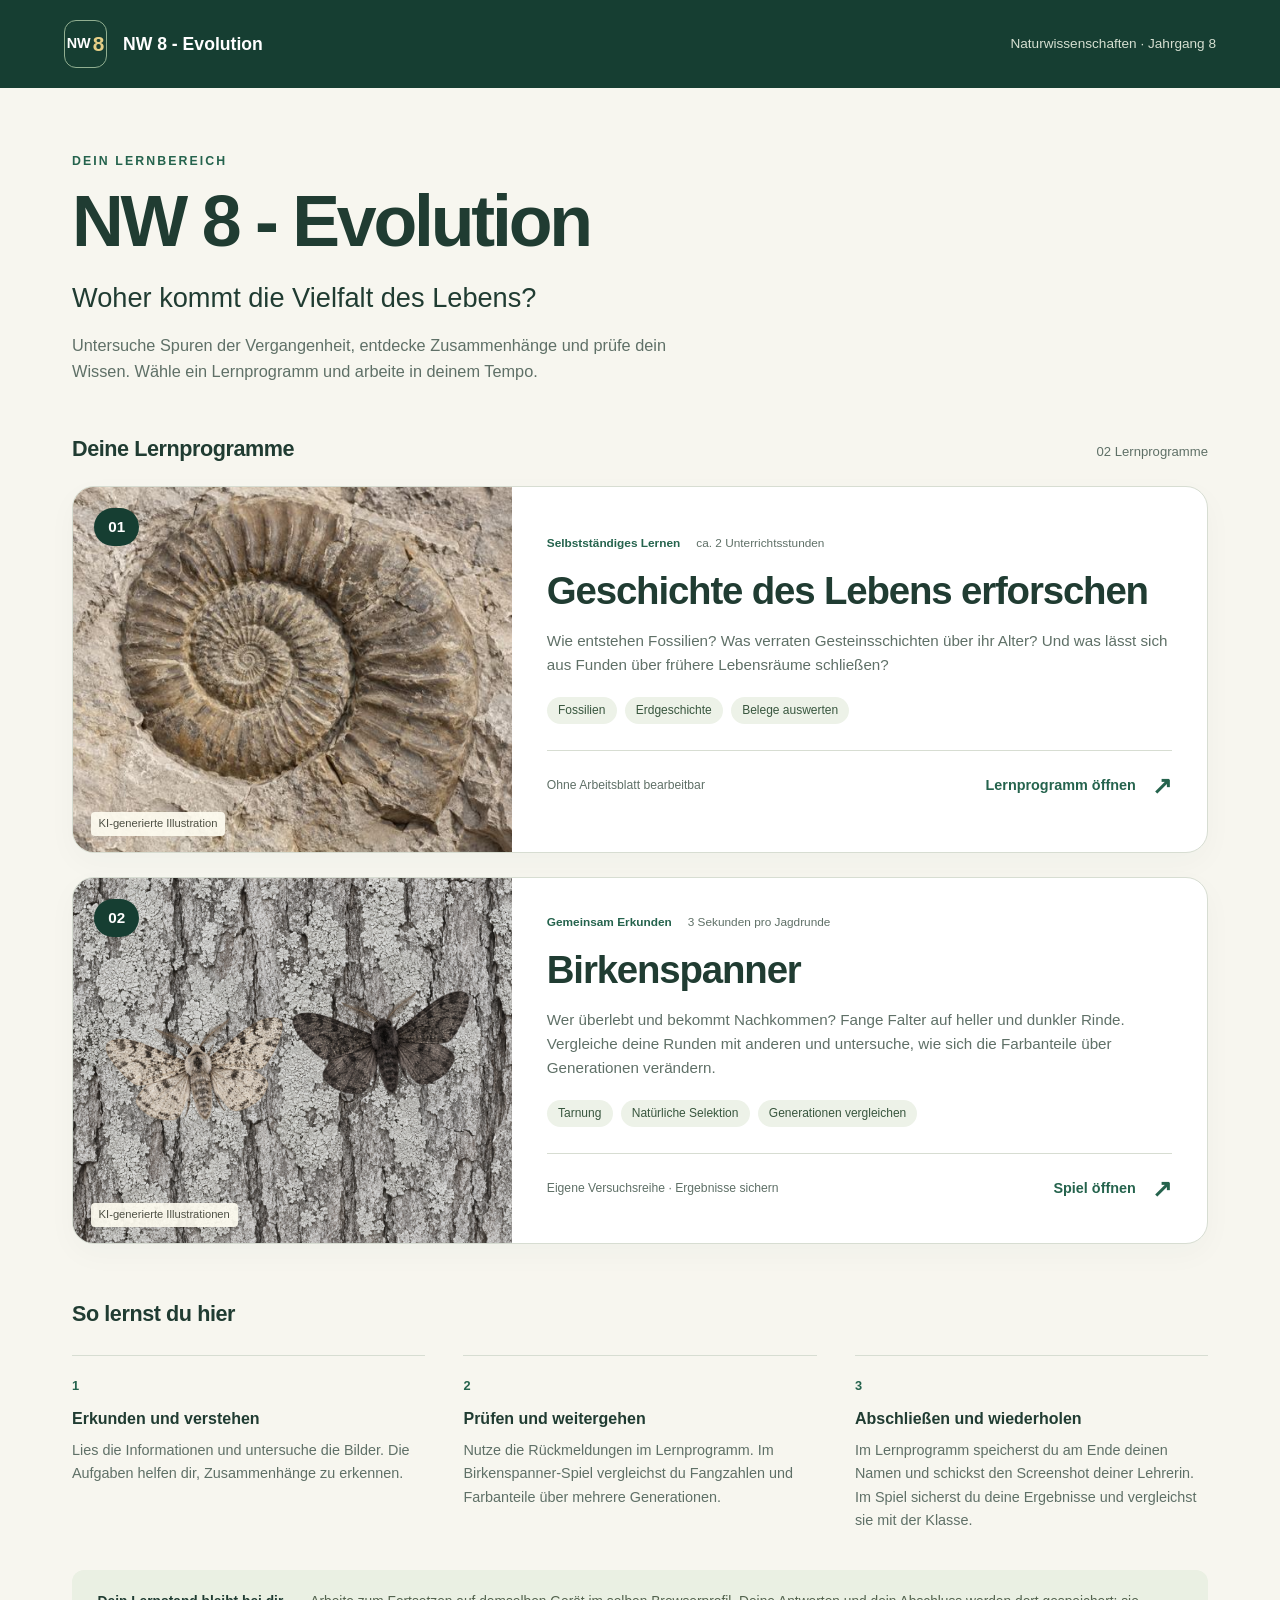
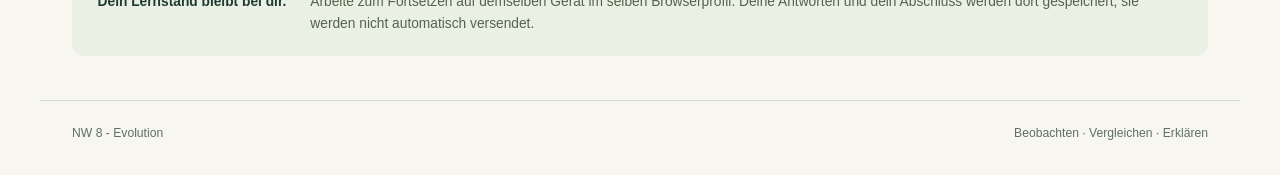
<file: index.html>
<!doctype html>
<html lang="de">
<head>
  <meta charset="utf-8">
  <meta name="viewport" content="width=device-width,initial-scale=1">
  <meta name="description" content="Selbstständig lernen in Naturwissenschaften 8: Fossilien untersuchen, die Geschichte des Lebens erforschen und natürliche Selektion im Birkenspanner-Spiel erkunden.">
  <meta name="theme-color" content="#163e32">
  <title>NW 8 - Evolution</title>
  <link rel="stylesheet" href="styles.css?v=birkenspanner-1">
  <script src="hub.js?v=regulaer-2" defer></script>
</head>
<body>
  <a class="skip" href="#main">Zum Inhalt</a>
  <header class="topbar"><a class="brand" href="./" aria-label="NW 8 - Evolution Startseite"><span class="brand-mark">NW<span>8</span></span><span>NW 8 - Evolution</span></a><span class="course-label">Naturwissenschaften · Jahrgang 8</span></header>
  <main id="main">
    <section class="intro" aria-labelledby="title"><p class="eyebrow">Dein Lernbereich</p><h1>NW 8 - Evolution</h1><p class="lead">Woher kommt die Vielfalt des Lebens?</p><p class="intro-text">Untersuche Spuren der Vergangenheit, entdecke Zusammenhänge und prüfe dein Wissen. Wähle ein Lernprogramm und arbeite in deinem Tempo.</p></section>
    <section class="programs" aria-labelledby="programs-title"><div class="section-heading"><h2 id="programs-title">Deine Lernprogramme</h2><span>02 Lernprogramme</span></div>
      <a class="program-card" href="lernprogramme/geschichte-des-lebens/index.html" aria-labelledby="chapter-title" aria-describedby="chapter-description">
        <div class="card-image"><img src="lernprogramme/geschichte-des-lebens/assets/ammonit.jpg" alt="Illustration eines Ammonitenfossils mit spiralförmiger Schale"><span class="chapter-number">01</span><span class="image-note">KI-generierte Illustration</span></div>
        <div class="card-content"><div class="card-meta"><span>Selbstständiges Lernen</span><span>ca. 2 Unterrichtsstunden</span></div><h3 id="chapter-title">Geschichte des Lebens erforschen</h3><p id="chapter-description">Wie entstehen Fossilien? Was verraten Gesteinsschichten über ihr Alter? Und was lässt sich aus Funden über frühere Lebensräume schließen?</p><ul class="topics" aria-label="Themen"><li>Fossilien</li><li>Erdgeschichte</li><li>Belege auswerten</li></ul><div class="card-bottom"><span id="chapter-state" class="chapter-state">Ohne Arbeitsblatt bearbeitbar</span><span class="open-label"><span id="open-text">Lernprogramm öffnen</span><span aria-hidden="true">↗</span></span></div></div>
      </a>
      <a class="program-card" href="lernprogramme/birkenspanner/index.html" aria-labelledby="birkenspanner-title" aria-describedby="birkenspanner-description">
        <div class="card-image moth-card-image"><img src="lernprogramme/birkenspanner/assets/rinde.png" alt="Helle Baumrinde mit Flechten als Hintergrund für das Suchspiel"><img class="moth-preview" src="lernprogramme/birkenspanner/assets/falter.png" alt="Ein heller und ein dunkler Birkenspanner"><span class="chapter-number">02</span><span class="image-note">KI-generierte Illustrationen</span></div>
        <div class="card-content"><div class="card-meta"><span>Gemeinsam Erkunden</span><span>3 Sekunden pro Jagdrunde</span></div><h3 id="birkenspanner-title">Birkenspanner</h3><p id="birkenspanner-description">Wer überlebt und bekommt Nachkommen? Fange Falter auf heller und dunkler Rinde. Vergleiche deine Runden mit anderen und untersuche, wie sich die Farbanteile über Generationen verändern.</p><ul class="topics" aria-label="Themen"><li>Tarnung</li><li>Natürliche Selektion</li><li>Generationen vergleichen</li></ul><div class="card-bottom"><span class="chapter-state">Eigene Versuchsreihe · Ergebnisse sichern</span><span class="open-label">Spiel öffnen <span aria-hidden="true">↗</span></span></div></div>
      </a>
    </section>
    <section class="howto" aria-labelledby="howto-title"><h2 id="howto-title">So lernst du hier</h2><div class="steps"><article><span class="step-number">1</span><h3>Erkunden und verstehen</h3><p>Lies die Informationen und untersuche die Bilder. Die Aufgaben helfen dir, Zusammenhänge zu erkennen.</p></article><article><span class="step-number">2</span><h3>Prüfen und weitergehen</h3><p>Nutze die Rückmeldungen im Lernprogramm. Im Birkenspanner-Spiel vergleichst du Fangzahlen und Farbanteile über mehrere Generationen.</p></article><article><span class="step-number">3</span><h3>Abschließen und wiederholen</h3><p>Im Lernprogramm speicherst du am Ende deinen Namen und schickst den Screenshot deiner Lehrerin. Im Spiel sicherst du deine Ergebnisse und vergleichst sie mit der Klasse.</p></article></div></section>
    <aside class="device-note"><strong>Dein Lernstand bleibt bei dir.</strong><p>Arbeite zum Fortsetzen auf demselben Gerät im selben Browserprofil. Deine Antworten und dein Abschluss werden dort gespeichert; sie werden nicht automatisch versendet.</p></aside>
  </main>
  <footer><span>NW 8 - Evolution</span><span>Beobachten · Vergleichen · Erklären</span></footer>
</body>
</html>
</file>
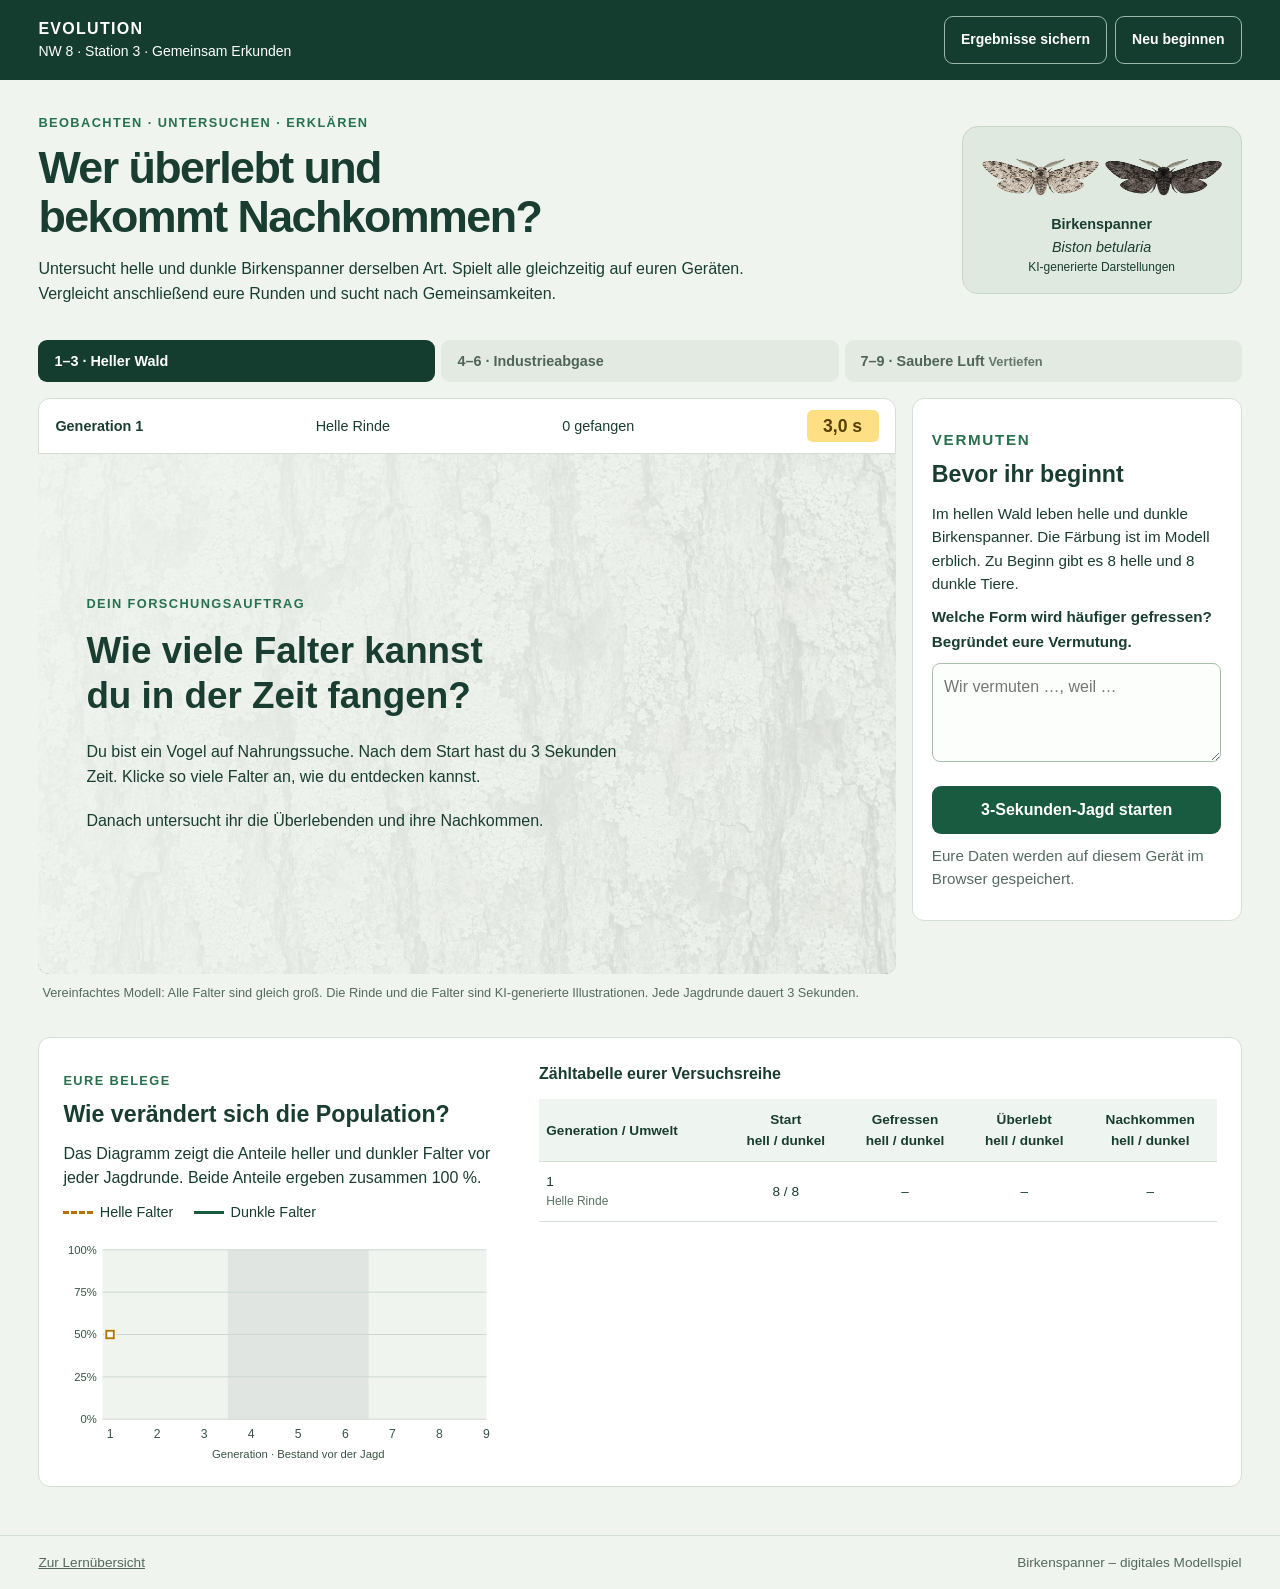
<file: lernprogramme/birkenspanner/index.html>
<!doctype html>
<html lang="de">
<head><meta charset="utf-8"><meta name="viewport" content="width=device-width,initial-scale=1"><title>Birkenspanner · Wer überlebt und bekommt Nachkommen?</title><link rel="stylesheet" href="styles.css?v=class-review-1"></head>
<body>
<a class="skip" href="#spiel">Zum Spiel</a>
<header><a class="brand" href="../../index.html" aria-label="Zur Lernübersicht NW 8 – Evolution">EVOLUTION <span>NW 8 · Station 3 · Gemeinsam Erkunden</span></a><div class="header-actions"><button id="export" class="outline">Ergebnisse sichern</button><button id="reset" class="outline">Neu beginnen</button></div></header>
<main>
<div class="heading"><div><p class="eyebrow">BEOBACHTEN · UNTERSUCHEN · ERKLÄREN</p><h1>Wer überlebt und<br>bekommt Nachkommen?</h1><p>Untersucht helle und dunkle Birkenspanner derselben Art. Spielt alle gleichzeitig auf euren Geräten. Vergleicht anschließend eure Runden und sucht nach Gemeinsamkeiten.</p></div><div class="species"><div class="sample pale"></div><div class="sample dark"></div><span>Birkenspanner <i>Biston betularia</i><small>KI-generierte Darstellungen</small></span></div></div>
<nav aria-label="Umweltphasen" class="phases"><button type="button" id="phase0" title="Neue Versuchsreihe auf heller Rinde starten">1–3 · Heller Wald</button><button type="button" id="phase1" title="Neue Versuchsreihe auf dunkler Rinde starten">4–6 · Industrieabgase</button><button type="button" id="phase2" title="Neue Versuchsreihe bei sauberer Luft starten">7–9 · Saubere Luft <small>Vertiefen</small></button></nav>
<section id="spiel" class="workspace" aria-label="Birkenspanner-Spiel">
<div class="field-column"><div class="field-header"><strong id="generation">Generation 1</strong><span id="environment">Helle Baumrinde</span><span id="hunt-count">0 gefangen</span><strong id="timer" class="timer" aria-label="Verbleibende Jagdzeit">3,0 s</strong></div>
<div id="board" class="board" aria-label="Baumrinde mit Birkenspannern"><div id="cover" class="cover"><p class="eyebrow">DEIN FORSCHUNGSAUFTRAG</p><h2>Wie viele Falter kannst du in der Zeit fangen?</h2><p>Du bist ein Vogel auf Nahrungssuche. Nach dem Start hast du 3 Sekunden Zeit. Klicke so viele Falter an, wie du entdecken kannst.</p><p>Danach untersucht ihr die Überlebenden und ihre Nachkommen.</p></div></div>
<p class="caption">Vereinfachtes Modell: Alle Falter sind gleich groß. Die Rinde und die Falter sind KI-generierte Illustrationen. Jede Jagdrunde dauert 3 Sekunden.</p></div>
<aside class="panel"><p id="step-label" class="eyebrow">VERMUTEN</p><h2 id="panel-title">Bevor ihr beginnt</h2><p id="context">Im hellen Wald leben helle und dunkle Birkenspanner. Die Färbung ist im Modell erblich. Zu Beginn gibt es 8 helle und 8 dunkle Tiere.</p><div id="prediction-area"><label id="prediction-label" for="prediction">Welche Form wird häufiger gefressen? Begründet eure Vermutung.</label><textarea id="prediction" rows="3" placeholder="Wir vermuten …, weil …"></textarea></div><div id="result" aria-live="polite"></div><button id="action" class="primary">Jagdrunde starten</button><button id="finish" class="secondary" hidden>Versuchsreihe abschließen</button><p id="status" class="status" aria-live="polite"></p><p class="small" id="storage">Eure Daten werden auf diesem Gerät im Browser gespeichert.</p></aside>
</section>
<section class="data-section"><div><p class="eyebrow">EURE BELEGE</p><h2>Wie verändert sich die Population?</h2><p>Das Diagramm zeigt die Anteile heller und dunkler Falter vor jeder Jagdrunde. Beide Anteile ergeben zusammen 100 %.</p><div id="chart" class="chart"></div></div><div class="table-wrap"><table><caption>Zähltabelle eurer Versuchsreihe</caption><thead><tr><th scope="col">Generation / Umwelt</th><th scope="col">Start<br>hell / dunkel</th><th scope="col">Gefressen<br>hell / dunkel</th><th scope="col">Überlebt<br>hell / dunkel</th><th scope="col">Nachkommen<br>hell / dunkel</th></tr></thead><tbody id="table"></tbody></table></div></section>
</main><footer><a href="../../index.html">Zur Lernübersicht</a><span>Birkenspanner – digitales Modellspiel</span></footer>
<script src="engine.js?v=3"></script><script src="game.js?v=class-review-1"></script>
</body></html>
</file>
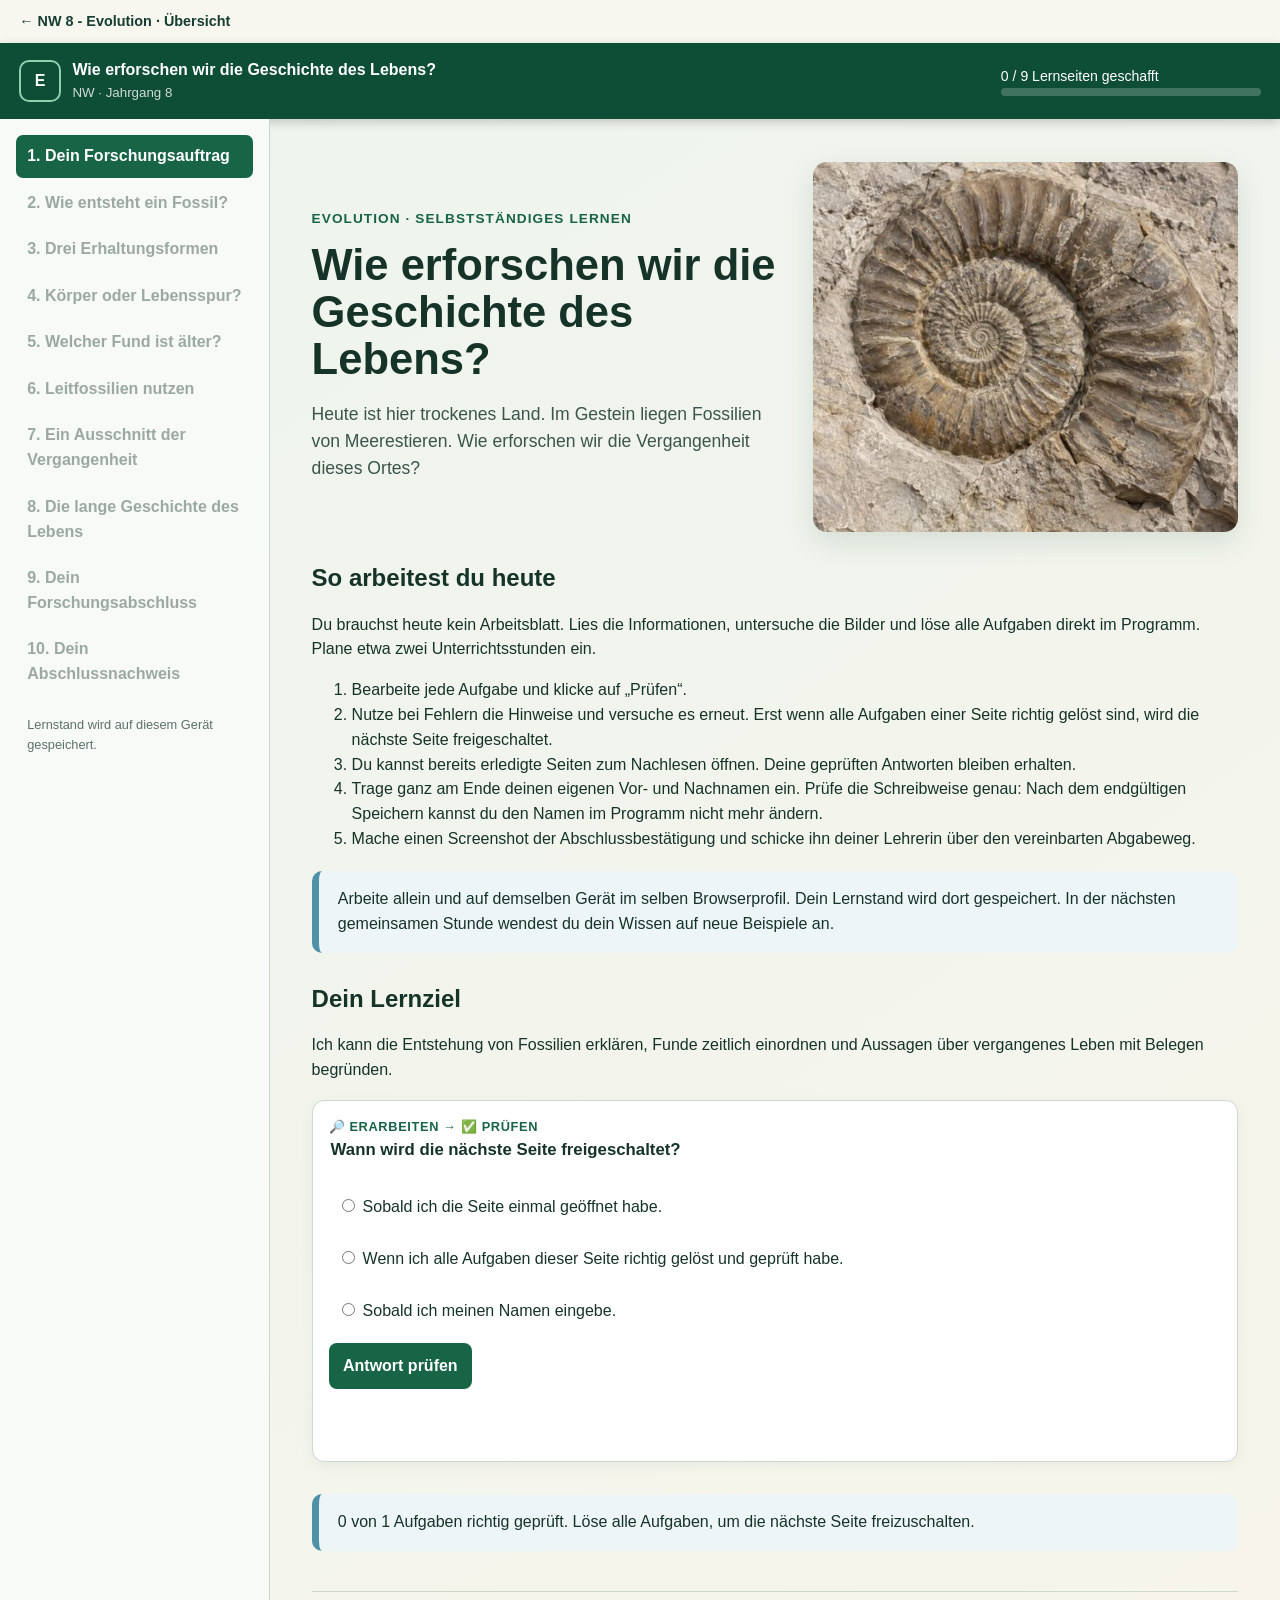
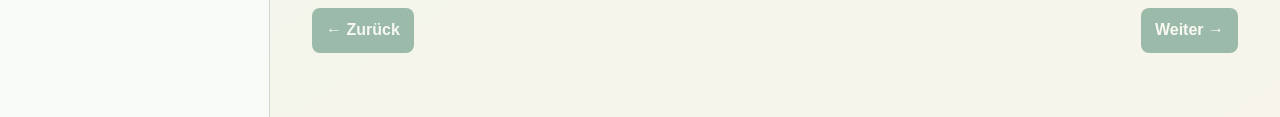
<file: lernprogramme/geschichte-des-lebens/index.html>
<!doctype html>
<html lang="de"><head><meta charset="utf-8"><meta name="viewport" content="width=device-width,initial-scale=1"><title>Evolution · Geschichte des Lebens</title><link rel="stylesheet" href="styles.css?v=wiederholen-1"></head><body><a class="skip" href="#main">Zum Inhalt</a><a class="course-home" href="../../index.html">← NW 8 - Evolution · Übersicht</a><header class="topbar"><div class="brand"><span class="brand-mark" aria-hidden="true">E</span><div><strong>Wie erforschen wir die Geschichte des Lebens?</strong><small>NW · Jahrgang 8</small></div></div><div class="header-progress"><span id="position">1 von 11</span><div class="progress-track"><span id="progressBar"></span></div></div></header><div class="layout"><aside class="sidebar"><nav aria-label="Lernweg"><button type="button" data-page="0">1. Dein Forschungsauftrag</button><button type="button" data-page="1">2. Wie entsteht ein Fossil?</button><button type="button" data-page="2">3. Drei Erhaltungsformen</button><button type="button" data-page="3">4. Körper oder Lebensspur?</button><button type="button" data-page="4">5. Welcher Fund ist älter?</button><button type="button" data-page="5">6. Leitfossilien nutzen</button><button type="button" data-page="6">7. Ein Ausschnitt der Vergangenheit</button><button type="button" data-page="7">8. Die lange Geschichte des Lebens</button><button type="button" data-page="8">9. Dein Forschungsabschluss</button><button type="button" data-page="9">10. Dein Abschlussnachweis</button><p class="navnote"><span id="storage">Lernstand wird auf diesem Gerät gespeichert.</span></p></nav></aside><main id="main" tabindex="-1"><section class="page" data-title="Dein Forschungsauftrag" hidden="hidden"><div class="hero"><div><p class="eyebrow">Evolution · Selbstständiges Lernen</p><h1>Wie erforschen wir die Geschichte des Lebens?</h1><p class="lead">Heute ist hier trockenes Land. Im Gestein liegen Fossilien von Meerestieren. Wie erforschen wir die Vergangenheit dieses Ortes?</p></div><img src="assets/ammonit.jpg" alt="Ammoniten-Fossil im Gestein, KI-generierte Illustration"></div><h2>So arbeitest du heute</h2><p>Du brauchst heute kein Arbeitsblatt. Lies die Informationen, untersuche die Bilder und löse alle Aufgaben direkt im Programm. Plane etwa zwei Unterrichtsstunden ein.</p><ol><li>Bearbeite jede Aufgabe und klicke auf „Prüfen“.</li><li>Nutze bei Fehlern die Hinweise und versuche es erneut. Erst wenn alle Aufgaben einer Seite richtig gelöst sind, wird die nächste Seite freigeschaltet.</li><li>Du kannst bereits erledigte Seiten zum Nachlesen öffnen. Deine geprüften Antworten bleiben erhalten.</li><li>Trage ganz am Ende deinen eigenen Vor- und Nachnamen ein. Prüfe die Schreibweise genau: Nach dem endgültigen Speichern kannst du den Namen im Programm nicht mehr ändern.</li><li>Mache einen Screenshot der Abschlussbestätigung und schicke ihn deiner Lehrerin über den vereinbarten Abgabeweg.</li></ol><aside class="note">Arbeite allein und auf demselben Gerät im selben Browserprofil. Dein Lernstand wird dort gespeichert. In der nächsten gemeinsamen Stunde wendest du dein Wissen auf neue Beispiele an.</aside><h2>Dein Lernziel</h2><p>Ich kann die Entstehung von Fossilien erklären, Funde zeitlich einordnen und Aussagen über vergangenes Leben mit Belegen begründen.</p><form class="quiz" data-id="start-regeln" data-answer="1" data-ok="Genau. Arbeite Schritt für Schritt und nutze die Rückmeldungen." data-no="Lies die Arbeitsschritte: Ein bloßer Seitenbesuch reicht nicht."><span class="tag">🔎 ERARBEITEN → ✅ PRÜFEN</span><fieldset><legend>Wann wird die nächste Seite freigeschaltet?</legend><label><input type="radio" name="start-regeln" value="0">Sobald ich die Seite einmal geöffnet habe.</label><label><input type="radio" name="start-regeln" value="1">Wenn ich alle Aufgaben dieser Seite richtig gelöst und geprüft habe.</label><label><input type="radio" name="start-regeln" value="2">Sobald ich meinen Namen eingebe.</label></fieldset><button type="submit">Antwort prüfen</button><p class="feedback" role="status"></p></form></section><section class="page" data-title="Wie entsteht ein Fossil?" hidden="hidden"><h1>Vom Lebewesen zum Fossil</h1><aside class="definition-box"><span class="tag">MERKWISSEN</span><h2>Fossil</h2><p>Ein Fossil ist ein erhaltener Rest, Abdruck oder eine Lebensspur eines Lebewesens aus einer früheren Erdzeit.</p></aside><p>Die meisten toten Lebewesen werden von anderen Lebewesen gefressen oder zersetzt. Nur unter besonderen Bedingungen bleibt etwas erhalten.</p><figure><img src="assets/fossilbildung.jpg" alt="Vier Bilder: Eine Muschelschale liegt am Meeresboden, wird von Ablagerungen bedeckt, bleibt im Gestein erhalten und wird später an einem Felsen freigelegt."><figcaption>Von links nach rechts: am Meeresboden → bedeckt → im Gestein erhalten → freigelegt. Vereinfachte, KI-generierte Darstellung. Die Größen sind nicht maßstabsgetreu.</figcaption></figure><div class="word-guide"><h2>Was passiert dabei?</h2><p><strong>Sand und Schlamm sinken auf den Boden.</strong> Solches abgelagertes Material heißt <strong>Sediment</strong>. Es kann die Reste eines Tieres bedecken. So erreichen Tiere, die tote Tiere fressen, die Reste schlechter. Auch die Zersetzung kann langsamer ablaufen: Bakterien und Pilze bauen die Reste dann langsamer ab.</p><p><strong>Immer neue Schichten kommen dazu.</strong> Über lange Zeit können die lockeren Ablagerungen zu festem Gestein werden. Harte Teile wie Schalen oder Knochen bleiben häufiger erhalten als weiche Körperteile.</p><p><strong>Wasser kann gelöste Mineralien mitbringen.</strong> Mineralien sind natürliche Stoffe, aus denen Gesteine bestehen, zum Beispiel Kalk. Im Wasser können kleine Mengen davon gelöst sein – ähnlich wie Salz in Salzwasser. Sie können sich in winzigen Hohlräumen eines Knochens ablagern oder nach und nach ursprüngliches Material ersetzen.</p><p><strong>Wie wird ein Fossil wieder sichtbar?</strong> Bewegungen im Inneren der Erde können Gesteinsschichten langsam nach oben drücken. Das nennt man <strong>Hebung</strong>. Regen, Wind und fließendes Wasser lösen später Stückchen aus dem Gestein und tragen sie fort. Das nennt man <strong>Abtragung</strong>. So kann ein zuvor bedecktes Fossil an die Oberfläche gelangen.</p></div><aside class="note"><strong>Ein möglicher Weg:</strong> Nicht jedes tote Lebewesen wird zum Fossil. Viele Reste werden vollständig abgebaut. Beim Entstehen von Gestein können sich Sandkörner durch abgelagerte Mineralien verbinden – ähnlich wie kleine Steinchen, die miteinander verklebt werden.</aside><div class="sort" data-id="bildung" data-order="a,b,c,d"><span class="tag"><span class="auftrag-icon" aria-hidden="true">🔎</span> ERARBEITEN</span><h2>Ordne diesen möglichen Entstehungsweg.</h2><p>Verschiebe die Karten mit ↑ und ↓. Das funktioniert auch mit Tastatur und auf dem Tablet.</p><ol><li data-key="c"><span>Weitere Sedimente lagern sich ab; Mineralien tragen zur Erhaltung bei und Sediment verfestigt sich.</span><button type="button" data-move="up" aria-label="Weitere Sedimente lagern sich ab; Mineralien tragen zur Erhaltung bei und Sediment verfestigt sich. nach oben">↑</button><button type="button" data-move="down" aria-label="Weitere Sedimente lagern sich ab; Mineralien tragen zur Erhaltung bei und Sediment verfestigt sich. nach unten">↓</button></li><li data-key="a"><span>Ein Meerestier stirbt; seine Reste sinken auf den Boden.</span><button type="button" data-move="up" aria-label="Ein Meerestier stirbt; seine Reste sinken auf den Boden. nach oben">↑</button><button type="button" data-move="down" aria-label="Ein Meerestier stirbt; seine Reste sinken auf den Boden. nach unten">↓</button></li><li data-key="d"><span>Gestein wird langsam nach oben gedrückt. Wind und Wasser tragen darüberliegendes Material ab und legen das Fossil frei.</span><button type="button" data-move="up" aria-label="Fossilführendes Gestein wird durch Hebung und Abtragung freigelegt. nach oben">↑</button><button type="button" data-move="down" aria-label="Fossilführendes Gestein wird durch Hebung und Abtragung freigelegt. nach unten">↓</button></li><li data-key="b"><span>Sand oder Schlamm bedeckt die Reste rasch.</span><button type="button" data-move="up" aria-label="Sand oder Schlamm bedeckt die Reste rasch. nach oben">↑</button><button type="button" data-move="down" aria-label="Sand oder Schlamm bedeckt die Reste rasch. nach unten">↓</button></li></ol><button class="sortcheck" type="button"><span class="auftrag-icon" aria-hidden="true">✅</span> Reihenfolge prüfen</button><p class="feedback" role="status"></p></div><form class="quiz" data-id="erhaltung-verstehen" data-answer="0" data-ok="Richtig. Rasche Bedeckung verbessert die Erhaltungschance, garantiert sie aber nicht." data-no="Unterscheide eine bessere Erhaltungschance von einer sicheren Erhaltung. Was verändert die Bedeckung?"><span class="tag">🔎 ERARBEITEN · ÜBUNG IM PROGRAMM</span><fieldset><legend>Zwei Muscheln sterben. Eine bleibt offen am Meeresboden liegen, die andere wird rasch von Schlamm bedeckt. Warum hat die bedeckte Muschel bessere Chancen, als Fossil erhalten zu bleiben?</legend><label><input type="radio" name="erhaltung-verstehen" value="0" data-save="erhaltung-verstehen-0">Schlamm schützt die Reste teilweise vor Aasfressern und kann die Zersetzung verlangsamen.</label><label><input type="radio" name="erhaltung-verstehen" value="1" data-save="erhaltung-verstehen-1">Jede bedeckte Muschel wird sicher zu einem Fossil.</label><label><input type="radio" name="erhaltung-verstehen" value="2" data-save="erhaltung-verstehen-2">Die Muschel lebt unter dem Schlamm weiter.</label></fieldset><button>✅ Antwort prüfen</button><p class="feedback" role="status"></p></form><form class="quiz" data-id="fossil-grenze" data-answer="2" data-ok="Richtig. Erhaltung ist eine Ausnahme; die Überlieferung hat Lücken." data-no="Denke daran, was mit den meisten toten Lebewesen geschieht."><span class="tag">🔎 ERARBEITEN → ✅ PRÜFEN</span><fieldset><legend>Warum liefern Fossilien kein vollständiges Bild aller früheren Lebewesen?</legend><label><input type="radio" name="fossil-grenze" value="0">Alle Lebewesen werden nach ihrem Tod versteinert.</label><label><input type="radio" name="fossil-grenze" value="1">Nur besonders große Tiere konnten Fossilien bilden.</label><label><input type="radio" name="fossil-grenze" value="2">Viele Reste werden zersetzt; weiche Körperteile bleiben seltener erhalten.</label></fieldset><button type="submit">Antwort prüfen</button><p class="feedback" role="status"></p></form></section><section class="page" data-title="Drei Erhaltungsformen" hidden="hidden"><h1>Fossilien werden unterschiedlich erhalten</h1><figure><img src="assets/fossilformen.jpg" alt="Links ein versteinerter Ammonit mit gerippter Spiralschale, in der Mitte ein Farnabdruck im Gestein, rechts ein Insekt in goldenem Bernstein."><figcaption>Versteinerter Ammonit · Blattabdruck · Einschluss in Bernstein. KI-generierte Beispielbilder.</figcaption></figure><div class="cards"><article><h2>Versteinerung</h2><p>Wasser bringt gelöste Mineralien mit, zum Beispiel Kalk. Diese Stoffe können winzige Hohlräume in Knochen oder Holz ausfüllen. Sie können auch das ursprüngliche Material nach und nach ersetzen. Die Form des Körperrests bleibt dabei erhalten. So entsteht eine Versteinerung.</p></article><article><h2>Abdruck</h2><p>Eine Schale oder ein Blatt drückt sich in weichen Sand oder Schlamm. Dieses abgelagerte Material nennt man Sediment. Die Schale oder das Blatt kann später verschwinden. Die Form bleibt als Abdruck im fest gewordenen Gestein erhalten.</p></article><article><h2>Einschluss in Bernstein</h2><p>Ein kleines Tier bleibt in klebrigem Baumharz hängen. Harz ist eine zähe Flüssigkeit, die manche Bäume an verletzten Stellen abgeben. Weiteres Harz umschließt das Tier. Aus dem Harz kann über sehr lange Zeit Bernstein entstehen. Darin können feine Körpermerkmale erhalten bleiben.</p></article></div><form class="quiz" data-id="formen" data-answer="1" data-ok="Richtig. Mineralien füllen Hohlräume des Knochens." data-no="Prüfe, ob der Körperrest mineralisch erhalten wurde oder nur seine äußere Form zurückblieb."><span class="tag"><span class="auftrag-icon" aria-hidden="true">🔎</span> ERARBEITEN → <span class="auftrag-icon" aria-hidden="true">✅</span> PRÜFEN</span><fieldset><legend>In einem Fund sind winzige Hohlräume eines Knochens mit Mineralien gefüllt. Welcher Vorgang passt?</legend><label><input type="radio" name="formen" value="0" data-save="formen-0">Abdruck</label><label><input type="radio" name="formen" value="1" data-save="formen-1">Versteinerung</label><label><input type="radio" name="formen" value="2" data-save="formen-2">Einschluss in Bernstein</label></fieldset><button><span class="auftrag-icon" aria-hidden="true">✅</span> Antwort prüfen</button><p class="feedback" role="status"></p></form><form class="quiz" data-id="formen2" data-answer="0" data-ok="Richtig. Die Form ist erhalten, die ursprüngliche Schale fehlt." data-no="Unterscheide zwischen dem ursprünglichen Körperteil und seiner erhaltenen Form."><span class="tag"><span class="auftrag-icon" aria-hidden="true">🔎</span> ERARBEITEN → <span class="auftrag-icon" aria-hidden="true">✅</span> PRÜFEN</span><fieldset><legend>Die Schale fehlt, aber ihre äußere Form ist im Gestein zu erkennen. Was liegt vor?</legend><label><input type="radio" name="formen2" value="0" data-save="formen2-0">Ein Abdruck</label><label><input type="radio" name="formen2" value="1" data-save="formen2-1">Ein Einschluss in Bernstein</label><label><input type="radio" name="formen2" value="2" data-save="formen2-2">Ein noch lebendes Tier</label></fieldset><button><span class="auftrag-icon" aria-hidden="true">✅</span> Antwort prüfen</button><p class="feedback" role="status"></p></form><section class="comparison-task" id="fossilvergleich"><span class="tag"><span class="auftrag-icon" aria-hidden="true">🔎</span> ERARBEITEN · VERGLEICHSTABELLE</span><h2>Drei Erhaltungsformen im Vergleich</h2><p>Ziehe jede Karte in das passende Tabellenfeld. Du kannst auch zuerst eine Karte und dann ein Feld anklicken. Ein belegtes Feld lässt sich anklicken, um die Karte zurückzulegen.</p><div class="card-bank" aria-label="Karten für die Tabelle"><button type="button" class="content-card" draggable="true" data-card="a-erhalten">Der Abdruck der äußeren Form; der ursprüngliche Körperteil fehlt.</button><button type="button" class="content-card" draggable="true" data-card="b-beispiel">Insekt in Bernstein.</button><button type="button" class="content-card" draggable="true" data-card="v-entstehung">Gelöste Mineralien füllen Hohlräume oder ersetzen ursprüngliches Material.</button><button type="button" class="content-card" draggable="true" data-card="a-beispiel">Blattabdruck im Gestein.</button><button type="button" class="content-card" draggable="true" data-card="b-entstehung">Baumharz umschließt ein Tier. Aus dem Harz wird über lange Zeit Bernstein.</button><button type="button" class="content-card" draggable="true" data-card="v-erhalten">Die Form und oft auch feine Strukturen eines Körperrests.</button><button type="button" class="content-card" draggable="true" data-card="b-erhalten">Ein eingeschlossener Körper mit feinen äußeren Merkmalen.</button><button type="button" class="content-card" draggable="true" data-card="a-entstehung">Ein Körperteil hinterlässt seine Form in Sand oder Schlamm und verschwindet später.</button><button type="button" class="content-card" draggable="true" data-card="v-beispiel">Versteinertes Holz.</button></div><div class="comparison-scroll"><table><caption>Ordne jeder Erhaltungsform drei passende Angaben zu.</caption><thead><tr><th>Erhaltungsform</th><th>Wie entsteht sie?</th><th>Was bleibt erhalten?</th><th>Beispiel</th></tr></thead><tbody><tr><th scope="row">Versteinerung</th><td><button type="button" class="drop-cell" data-slot="versteinerung-entstehung" data-expected="v-entstehung" aria-label="Versteinerung: Entstehung"><span>Karte hier ablegen</span></button></td><td><button type="button" class="drop-cell" data-slot="versteinerung-erhalten" data-expected="v-erhalten" aria-label="Versteinerung: Erhaltenes"><span>Karte hier ablegen</span></button></td><td><button type="button" class="drop-cell" data-slot="versteinerung-beispiel" data-expected="v-beispiel" aria-label="Versteinerung: Beispiel"><span>Karte hier ablegen</span></button></td></tr><tr><th scope="row">Abdruck</th><td><button type="button" class="drop-cell" data-slot="abdruck-entstehung" data-expected="a-entstehung" aria-label="Abdruck: Entstehung"><span>Karte hier ablegen</span></button></td><td><button type="button" class="drop-cell" data-slot="abdruck-erhalten" data-expected="a-erhalten" aria-label="Abdruck: Erhaltenes"><span>Karte hier ablegen</span></button></td><td><button type="button" class="drop-cell" data-slot="abdruck-beispiel" data-expected="a-beispiel" aria-label="Abdruck: Beispiel"><span>Karte hier ablegen</span></button></td></tr><tr><th scope="row">Einschluss in Bernstein</th><td><button type="button" class="drop-cell" data-slot="bernstein-entstehung" data-expected="b-entstehung" aria-label="Einschluss in Bernstein: Entstehung"><span>Karte hier ablegen</span></button></td><td><button type="button" class="drop-cell" data-slot="bernstein-erhalten" data-expected="b-erhalten" aria-label="Einschluss in Bernstein: Erhaltenes"><span>Karte hier ablegen</span></button></td><td><button type="button" class="drop-cell" data-slot="bernstein-beispiel" data-expected="b-beispiel" aria-label="Einschluss in Bernstein: Beispiel"><span>Karte hier ablegen</span></button></td></tr></tbody></table></div><div class="activity-actions"><button type="button" id="compare-check"><span class="auftrag-icon" aria-hidden="true">✅</span> Tabelle prüfen</button><button type="button" class="secondary" id="compare-reset">Tabelle leeren</button></div><p class="feedback" role="status" id="compare-feedback"></p><div id="compare-transfer" hidden="hidden" class="note">Alle neun Angaben passen. Die Erhaltungsformen sind richtig zugeordnet.</div></section></section><section class="page" data-title="Körper oder Lebensspur?" hidden="hidden"><h1>Was ist erhalten – und wie?</h1><p>Ein <strong>Abdruck</strong> kann die Form eines Körperteils zeigen, zum Beispiel einer Schale. Ein <strong>Spurenfossil</strong> zeigt eine Tätigkeit eines Lebewesens, zum Beispiel Laufen oder Kriechen. Auch eine Lebensspur kann als Abdruck erhalten sein. In der folgenden Aufgabe unterscheidest du deshalb <strong>Körperabdrücke</strong> von <strong>Lebensspuren</strong>.</p><figure><img src="assets/koerper-und-spur.jpg" alt="Links der Abdruck einer gerippten Muschelschale, rechts dreizehige versteinerte Fußabdrücke im Sandstein."><figcaption>Links: die Form eines Körperteils. Rechts: Spuren der Fortbewegung. KI-generierte Beispielbilder.</figcaption></figure><form class="quiz" data-id="spuren" data-answer="1" data-ok="Genau. Körperform und Lebensspur liefern unterschiedliche Informationen." data-no="Frage: Ist die Form eines Körperteils erhalten oder eine Spur seiner Tätigkeit?"><span class="tag"><span class="auftrag-icon" aria-hidden="true">🔎</span> ERARBEITEN → <span class="auftrag-icon" aria-hidden="true">✅</span> PRÜFEN</span><fieldset><legend>Welche Aussage trifft zu?</legend><label><input type="radio" name="spuren" value="0" data-save="spuren-0">Jeder Abdruck ist ein Spurenfossil.</label><label><input type="radio" name="spuren" value="1" data-save="spuren-1">Ein Schalenabdruck belegt einen Körperteil; ein Fußabdruck kann Fortbewegung belegen.</label><label><input type="radio" name="spuren" value="2" data-save="spuren-2">Ein Fußabdruck ist der erhaltene Fuß des Tieres.</label></fieldset><button><span class="auftrag-icon" aria-hidden="true">✅</span> Antwort prüfen</button><p class="feedback" role="status"></p></form><section class="image-classification"><span class="tag"><span class="auftrag-icon" aria-hidden="true">🔎</span> ERARBEITEN · ÜBUNG IM PROGRAMM</span><h2>Was zeigen diese drei Funde?</h2><p>Ordne jeden Fund zu. Achte darauf, ob eine Körperform oder eine Tätigkeit erkennbar ist.</p><div class="classification-grid"><form class="quiz" data-id="bildzuordnung-0" data-answer="0" data-ok="Die Blattform zeigt einen Teil des Körpers einer Pflanze." data-no="Prüfe: Siehst du eine Körperform oder eine Reihe von Bewegungsspuren?"><span class="tag"><span class="auftrag-icon" aria-hidden="true">🔎</span> ERARBEITEN → <span class="auftrag-icon" aria-hidden="true">✅</span> PRÜFEN</span><h3>Fund 1</h3><div class="panel-crop crop-three"><img src="assets/zuordnung-fossilien.jpg" style="width:330%;left:-0%" alt="Blattform mit deutlich erkennbaren Blattadern im Gestein."></div><fieldset><legend>Deine Zuordnung</legend><label><input type="radio" name="bildzuordnung-0" value="0" data-save="bildzuordnung-0-0">Abdruck eines Körpers</label><label><input type="radio" name="bildzuordnung-0" value="1" data-save="bildzuordnung-0-1">Spurenfossil</label></fieldset><button type="submit"><span class="auftrag-icon" aria-hidden="true">✅</span> Zuordnung prüfen</button><p class="feedback" role="status"></p></form><form class="quiz" data-id="bildzuordnung-1" data-answer="1" data-ok="Die wiederholten kleinen Tritte zeigen die Bewegung eines Lebewesens." data-no="Prüfe: Siehst du eine Körperform oder eine Reihe von Bewegungsspuren?"><span class="tag"><span class="auftrag-icon" aria-hidden="true">🔎</span> ERARBEITEN → <span class="auftrag-icon" aria-hidden="true">✅</span> PRÜFEN</span><h3>Fund 2</h3><div class="panel-crop crop-three"><img src="assets/zuordnung-fossilien.jpg" style="width:330%;left:-110%" alt="Zwei Reihen kleiner Vertiefungen entlang einer gewundenen Bahn im Gestein."></div><fieldset><legend>Deine Zuordnung</legend><label><input type="radio" name="bildzuordnung-1" value="0" data-save="bildzuordnung-1-0">Abdruck eines Körpers</label><label><input type="radio" name="bildzuordnung-1" value="1" data-save="bildzuordnung-1-1">Spurenfossil</label></fieldset><button type="submit"><span class="auftrag-icon" aria-hidden="true">✅</span> Zuordnung prüfen</button><p class="feedback" role="status"></p></form><form class="quiz" data-id="bildzuordnung-2" data-answer="0" data-ok="Die erhaltene Fischform zeigt den Körper des Tieres." data-no="Prüfe: Siehst du eine Körperform oder eine Reihe von Bewegungsspuren?"><span class="tag"><span class="auftrag-icon" aria-hidden="true">🔎</span> ERARBEITEN → <span class="auftrag-icon" aria-hidden="true">✅</span> PRÜFEN</span><h3>Fund 3</h3><div class="panel-crop crop-three"><img src="assets/zuordnung-fossilien.jpg" style="width:330%;left:-220%" alt="Umriss eines Fisches mit Flossen und Körpermerkmalen im Gestein."></div><fieldset><legend>Deine Zuordnung</legend><label><input type="radio" name="bildzuordnung-2" value="0" data-save="bildzuordnung-2-0">Abdruck eines Körpers</label><label><input type="radio" name="bildzuordnung-2" value="1" data-save="bildzuordnung-2-1">Spurenfossil</label></fieldset><button type="submit"><span class="auftrag-icon" aria-hidden="true">✅</span> Zuordnung prüfen</button><p class="feedback" role="status"></p></form></div><p class="image-credit">KI-generierte Beispielbilder; keine Originalfunde.</p></section><form class="quiz" data-id="spur-grenze" data-answer="1" data-ok="Richtig. Eine Lebensspur belegt eine Tätigkeit, aber nicht alle Körpermerkmale." data-no="Unterscheide eine erkennbare Tätigkeit von nicht erhaltenen Körpermerkmalen."><span class="tag">🔎 ERARBEITEN → ✅ PRÜFEN</span><fieldset><legend>Was kann eine Reihe fossiler Fußabdrücke zeigen – und was allein nicht?</legend><label><input type="radio" name="spur-grenze" value="0">Sie zeigt die genaue Körperfarbe, aber keine Bewegung.</label><label><input type="radio" name="spur-grenze" value="1">Sie kann eine Bewegungsrichtung zeigen; die genaue Körperfarbe lässt sich daraus nicht bestimmen.</label><label><input type="radio" name="spur-grenze" value="2">Sie beweist immer die genaue Tierart.</label></fieldset><button type="submit">Antwort prüfen</button><p class="feedback" role="status"></p></form></section><section class="page" data-title="Welcher Fund ist älter?" hidden="hidden"><h1>Gesteinsschichten als Zeitfolge</h1><p>Neue Sedimente lagern sich auf älteren ab. In einer <strong>ungestörten, nicht umgekippten Schichtfolge</strong> sind die unteren Schichten älter als die oberen. Wir nehmen hier an, dass die Fossilien zusammen mit der jeweiligen Schicht abgelagert wurden und nicht aus älterem Gestein stammen.</p><aside class="word-guide"><strong>Ungestört bedeutet hier:</strong> Die Schichten wurden später weder umgekippt noch durcheinandergebracht. Die Fossilien stammen aus der Zeit, in der ihre jeweilige Schicht entstand.</aside><figure><img src="assets/schichten-realistisch.jpg" alt="Zwei Felswände mit je drei Schichten. Links A1 mit K, darunter A2 mit M und A3 mit L. Rechts B1 mit M, darunter B2 mit L und B3 mit R."><figcaption>Vergrößerte Fossilien in zwei ungestörten Schichtfolgen. K, L, M und R stehen für erfundene Fossilarten. KI-generiertes Lernmodell, nicht maßstabsgetreu.</figcaption></figure><form class="quiz" data-id="alter" data-answer="2" data-ok="Richtig. A3 liegt unter A2 und A1 und wurde zuerst abgelagert." data-no="Beginne unten. Die Schichtfolge liegt ungestört."><span class="tag"><span class="auftrag-icon" aria-hidden="true">🔎</span> ERARBEITEN → <span class="auftrag-icon" aria-hidden="true">✅</span> PRÜFEN</span><fieldset><legend>Welcher Fundort-A-Fund ist in diesem Modell der älteste?</legend><label><input type="radio" name="alter" value="0" data-save="alter-0">Fossil K in A1</label><label><input type="radio" name="alter" value="1" data-save="alter-1">Fossil M in A2</label><label><input type="radio" name="alter" value="2" data-save="alter-2">Fossil L in A3</label></fieldset><button><span class="auftrag-icon" aria-hidden="true">✅</span> Antwort prüfen</button><p class="feedback" role="status"></p></form><form class="quiz" data-id="alter-begruenden" data-answer="0" data-ok="Richtig. In dieser ungestörten Schichtfolge liegt die ältere Schicht unten." data-no="Nutze die Regel für ungestörte Schichten, nicht die Buchstaben der Fossilien."><span class="tag">🔎 ERARBEITEN → ✅ PRÜFEN</span><fieldset><legend>A2 mit Fossil M liegt unter A1 mit Fossil K. Die Schichten sind ungestört und nicht umgekippt. Welche Begründung stimmt?</legend><label><input type="radio" name="alter-begruenden" value="0">M wurde früher abgelagert als K, weil A2 unter A1 liegt.</label><label><input type="radio" name="alter-begruenden" value="1">K wurde früher abgelagert, weil obere Schichten älter sind.</label><label><input type="radio" name="alter-begruenden" value="2">Die beiden Funde sind gleich alt, weil sie am selben Ort liegen.</label></fieldset><button type="submit">Antwort prüfen</button><p class="feedback" role="status"></p></form><form class="quiz" data-id="alter-jahre" data-answer="2" data-ok="Richtig. Für Jahreszahlen sind zusätzliche Datierungen erforderlich." data-no="Eine Reihenfolge sagt noch nicht, wie viel Zeit dazwischenliegt."><span class="tag">🔎 ERARBEITEN → ✅ PRÜFEN</span><fieldset><legend>Kannst du allein aus dieser Schichtfolge das Alter der Funde in Jahren bestimmen?</legend><label><input type="radio" name="alter-jahre" value="0">Ja, jede Schicht entspricht genau einer Million Jahre.</label><label><input type="radio" name="alter-jahre" value="1">Ja, obere Fossilien sind immer genau halb so alt.</label><label><input type="radio" name="alter-jahre" value="2">Nein, die Lage zeigt eine relative Reihenfolge, aber kein Alter in Jahren.</label></fieldset><button type="submit">Antwort prüfen</button><p class="feedback" role="status"></p></form></section><section class="page" data-title="Leitfossilien nutzen" hidden="hidden"><h1>Zwei Fundorte vergleichen</h1><aside class="definition-box"><span class="tag">MERKWISSEN</span><h2>Leitfossil</h2><p>Ein Leitfossil ist ein Fossil einer Art, die nur während eines kurzen Abschnitts der Erdgeschichte lebte und weit verbreitet war. Mit Leitfossilien können Gesteinsschichten einem bestimmten Zeitabschnitt zugeordnet und miteinander verglichen werden.</p></aside><p>Die Höhe einer Schicht im Gelände reicht nicht zum Vergleich verschiedener Fundorte. Hilfreich sind Fossilien von Arten, die nur während eines im Vergleich zur Erdgeschichte kurzen Zeitabschnitts lebten, weit verbreitet und gut erkennbar waren. Solche Fossilien heißen <strong>Leitfossilien</strong>.</p><aside class="word-guide"><strong>Eine Art:</strong> Dazu gehören Lebewesen, die sich in wichtigen Merkmalen gleichen und sich in der Regel miteinander fortpflanzen können. <strong>Weit verbreitet</strong> heißt hier: Diese Art kam damals an vielen verschiedenen Orten vor.</aside><figure><img src="assets/schichten-realistisch.jpg" alt="Zwei Felswände mit je drei Schichten. Links A1 mit K, darunter A2 mit M und A3 mit L. Rechts B1 mit M, darunter B2 mit L und B3 mit R."><figcaption>Vergrößerte Fossilien in zwei ungestörten Schichtfolgen. K, L, M und R stehen für erfundene Fossilarten. KI-generiertes Lernmodell, nicht maßstabsgetreu.</figcaption></figure><h2>Deine Forschungskarte</h2><p>Die Buchstaben bezeichnen erfundene Fossilarten. Die Zeitabschnitte sind ein Übungsmodell, keine echten Erdzeitalter. Alle vier Arten waren weit verbreitet und gut erkennbar.</p><table><caption>Bekannte zeitliche Verbreitung</caption><tr><th>Fossilart</th><th>Vorkommen</th></tr><tr><td>R</td><td>Nur Zeitabschnitt 1 (ältester)</td></tr><tr><td>L</td><td>Nur Zeitabschnitt 2</td></tr><tr><td>M</td><td>Nur Zeitabschnitt 3</td></tr><tr><td>K</td><td>Zeitabschnitte 2, 3 und 4 (jüngster)</td></tr></table><form class="quiz" data-id="leit" data-answer="1" data-ok="Richtig. Beide enthalten M und gehören im Modell zu Zeitabschnitt 3. Sie müssen nicht am selben Tag entstanden sein." data-no="Suche an beiden Fundorten nach derselben kurzzeitig verbreiteten Fossilart."><span class="tag"><span class="auftrag-icon" aria-hidden="true">🔎</span> ERARBEITEN → <span class="auftrag-icon" aria-hidden="true">✅</span> PRÜFEN</span><fieldset><legend>Welche Schichten lassen sich anhand von Fossil M demselben Zeitabschnitt zuordnen?</legend><label><input type="radio" name="leit" value="0" data-save="leit-0">A1 und B1</label><label><input type="radio" name="leit" value="1" data-save="leit-1">A2 und B1</label><label><input type="radio" name="leit" value="2" data-save="leit-2">A3 und B3</label></fieldset><button><span class="auftrag-icon" aria-hidden="true">✅</span> Antwort prüfen</button><p class="feedback" role="status"></p></form><form class="quiz" data-id="leit2" data-answer="0" data-ok="Richtig. K allein grenzt den Zeitabschnitt weniger genau ein." data-no="Vergleiche die Dauer des Vorkommens."><span class="tag"><span class="auftrag-icon" aria-hidden="true">🔎</span> ERARBEITEN → <span class="auftrag-icon" aria-hidden="true">✅</span> PRÜFEN</span><fieldset><legend>Warum ist K in dieser Übersicht weniger geeignet als M?</legend><label><input type="radio" name="leit2" value="0" data-save="leit2-0">K ist in mehreren Zeitabschnitten vorhanden.</label><label><input type="radio" name="leit2" value="1" data-save="leit2-1">K liegt immer ganz unten.</label><label><input type="radio" name="leit2" value="2" data-save="leit2-2">K ist ein Buchstabe.</label></fieldset><button><span class="auftrag-icon" aria-hidden="true">✅</span> Antwort prüfen</button><p class="feedback" role="status"></p></form><form class="quiz" data-id="leit-transfer" data-answer="0" data-ok="Richtig. L ordnet beide Schichten demselben Zeitabschnitt zu, nicht einem exakten Tag." data-no="Nutze das kurze zeitliche Vorkommen von L. Die Höhe im Gelände reicht nicht aus."><span class="tag">🔎 ERARBEITEN → ✅ PRÜFEN</span><fieldset><legend>A3 und B2 enthalten Fossil L. Laut Forschungskarte lebte L nur in Zeitabschnitt 2. Welche Folgerung ist begründet?</legend><label><input type="radio" name="leit-transfer" value="0">Beide Schichten gehören zu Zeitabschnitt 2.</label><label><input type="radio" name="leit-transfer" value="1">Die Schichten sind nur dann vergleichbar, wenn sie im Gelände gleich hoch liegen.</label><label><input type="radio" name="leit-transfer" value="2">Beide Schichten sind auf den Tag genau gleichzeitig entstanden.</label></fieldset><button type="submit">Antwort prüfen</button><p class="feedback" role="status"></p></form><form class="quiz" data-id="leit-kriterien" data-answer="1" data-ok="Richtig. Kurzes zeitliches Vorkommen ermöglicht eine enge Einordnung; weite Verbreitung den Vergleich verschiedener Fundorte." data-no="Für den Vergleich brauchst du eine zeitlich eng begrenzte und räumlich weit verbreitete Art."><span class="tag">🔎 ERARBEITEN → ✅ PRÜFEN</span><fieldset><legend>Welche Art eignet sich besonders als Leitfossil?</legend><label><input type="radio" name="leit-kriterien" value="0">Eine Art, die sehr lange und nur an einem Ort vorkam.</label><label><input type="radio" name="leit-kriterien" value="1">Eine weit verbreitete, gut erkennbare Art, die nur in einem kurzen Zeitabschnitt vorkam.</label><label><input type="radio" name="leit-kriterien" value="2">Jede Art mit besonders großen Körperteilen.</label></fieldset><button type="submit">Antwort prüfen</button><p class="feedback" role="status"></p></form></section><section class="page" data-title="Ein Ausschnitt der Vergangenheit" hidden="hidden"><h1>Was war hier früher?</h1><div class="case"><h2>Fundakte: Der trockene Hügel</h2><figure><img src="assets/trockener-huegel.jpg" alt="Bilderreihe vom trockenen Grashügel über eine freiliegende Felswand bis zu Muschel- und Ammonitenfossilien im Gestein."><figcaption>Vom Überblick zum Detail: Hügel → Fundschicht → Fossilien. KI-generierte Darstellung der Fundakte.</figcaption></figure><p>Heute wachsen auf dem Hügel Wiesenpflanzen. In einer Gesteinsschicht finden Forschende viele Schalenfossilien. Sie sitzen fest im Gestein. An anderen Stellen derselben Schicht werden ähnliche Fossilien gefunden.</p><p>Die gefundenen Arten sind als Meerestiere bekannt. Die Schicht entstand am Fundort. Es gibt keine Hinweise darauf, dass die Fossilien später aus einer anderen Schicht hierher gelangten.<strong>Zusatzinformation:</strong> Die bestimmten Arten lebten im Meer. Das Gestein wurde aus Ablagerungen gebildet, die am Fundort entstanden.</p></div><form class="quiz" data-id="beleg" data-answer="0" data-ok="Die Bestimmung der Arten und ihre Lage in der Schicht stützen diese Deutung. Über alle Zeiten davor und danach sagen sie nichts Sicheres aus." data-no="Prüfe die Lage der Fossilien im Gestein. Unterscheide die Entstehungszeit dieser Schicht von der gesamten Geschichte des Hügels."><span class="tag"><span class="auftrag-icon" aria-hidden="true">🔎</span> ERARBEITEN → <span class="auftrag-icon" aria-hidden="true">✅</span> PRÜFEN</span><fieldset><legend>Welche Aussage ist mit der Fundakte am besten begründet?</legend><label><input type="radio" name="beleg" value="0" data-save="beleg-0"> Die Fundschicht entstand wahrscheinlich in einem Meer.</label><label><input type="radio" name="beleg" value="1" data-save="beleg-1"> Die Meerestiere gelangten wahrscheinlich erst nach der Gesteinsbildung in die Felsspalten.</label><label><input type="radio" name="beleg" value="2" data-save="beleg-2"> Die Schicht entstand wahrscheinlich in einem See; die Schalen stammen aus älterem Meeresgestein.</label></fieldset><button><span class="auftrag-icon" aria-hidden="true">✅</span> Antwort prüfen</button><p class="feedback" role="status"></p></form><aside class="note">Fossilien zeigen nur einen Ausschnitt. Weiche Körperteile bleiben seltener erhalten; viele Lebewesen hinterlassen keine erhaltenen Spuren. Aus einem fehlenden Fossil folgt deshalb nicht sicher, dass ein Lebewesen dort niemals vorkam.</aside><form class="quiz" data-id="beobachtung-deutung" data-answer="2" data-ok="Richtig. Der Fund wird beschrieben. Die frühere Umwelt ist eine daraus abgeleitete Deutung." data-no="Eine Beobachtung beschreibt, was am Fund sichtbar oder festgestellt ist."><span class="tag">🔎 ERARBEITEN → ✅ PRÜFEN</span><fieldset><legend>Welche Aussage ist eine Beobachtung aus der Fundakte und noch keine Deutung der früheren Umwelt?</legend><label><input type="radio" name="beobachtung-deutung" value="0">Der Hügel war früher wahrscheinlich Meeresboden.</label><label><input type="radio" name="beobachtung-deutung" value="1">Der Ort muss früher unter Wasser gelegen haben.</label><label><input type="radio" name="beobachtung-deutung" value="2">Viele Schalenfossilien sitzen fest in derselben Gesteinsschicht.</label></fieldset><button type="submit">Antwort prüfen</button><p class="feedback" role="status"></p></form><form class="quiz" data-id="fehlender-fund" data-answer="1" data-ok="Richtig. Fehlende Erhaltung ist eine mögliche Erklärung; ein fehlendes Fossil beweist kein fehlendes Vorkommen." data-no="Unterscheide „nicht gefunden“ von „hat niemals existiert“."><span class="tag">🔎 ERARBEITEN → ✅ PRÜFEN</span><fieldset><legend>Es wurden keine Fossilien weichkörperiger Tiere gefunden. Was darfst du daraus schließen?</legend><label><input type="radio" name="fehlender-fund" value="0">Dass solche Tiere dort sicher niemals lebten.</label><label><input type="radio" name="fehlender-fund" value="1">Dass ihr früheres Vorkommen mit diesen Funden offenbleibt, weil sie schlecht erhalten werden können.</label><label><input type="radio" name="fehlender-fund" value="2">Dass alle Tiere damals harte Schalen hatten.</label></fieldset><button type="submit">Antwort prüfen</button><p class="feedback" role="status"></p></form></section><section class="page" data-title="Die lange Geschichte des Lebens" hidden="hidden"><h1>Sehr viel Zeit für Veränderungen</h1><p>Fossilien aus unterschiedlich alten Schichten belegen, dass in verschiedenen Erdzeiten unterschiedliche Lebensformen vorkamen. Der Zeitstrahl gibt dir eine grobe Orientierung. Die Zahlen sind gerundet; du musst sie nicht auswendig lernen.</p><section class="picture-timeline" aria-label="Ausgewählte Ereignisse der Geschichte des Lebens"><h2>Orientierung in Bildern</h2><p>Von links nach rechts: früher → später. Die Abstände zwischen den Bildern sind <strong>nicht maßstabsgetreu</strong>.</p><ol class="timeline-events"><li><div class="panel-crop crop-five"><img src="assets/zeitbilder.jpg" style="left:-0%" alt="Illustration: Frühes Leben"></div><p class="timeline-age">Vor etwa<br><strong>3,5 Milliarden Jahren</strong></p><h3>Frühes Leben</h3><p>Mikroskopisch kleine, einfache Lebewesen im Wasser.</p></li><li><div class="panel-crop crop-five"><img src="assets/zeitbilder.jpg" style="left:-100%" alt="Illustration: Vielfalt im Meer"></div><p class="timeline-age">Vor etwa<br><strong>540 Millionen Jahren</strong></p><h3>Vielfalt im Meer</h3><p>Viele Tiergruppen sind als Fossilien belegt.</p></li><li><div class="panel-crop crop-five"><img src="assets/zeitbilder.jpg" style="left:-200%" alt="Illustration: Frühe Dinosaurier"></div><p class="timeline-age">Vor etwa<br><strong>230 Millionen Jahren</strong></p><h3>Frühe Dinosaurier</h3><p>Dinosaurier leben an Land.</p></li><li><div class="panel-crop crop-five"><img src="assets/zeitbilder.jpg" style="left:-300%" alt="Illustration: Viele Arten sterben aus"></div><p class="timeline-age">Vor etwa<br><strong>66 Millionen Jahren</strong></p><h3>Viele Arten sterben aus</h3><p>Auch die Dinosaurier außer der Vogellinie sterben aus.</p></li><li><div class="panel-crop crop-five"><img src="assets/zeitbilder.jpg" style="left:-400%" alt="Illustration: Homo sapiens"></div><p class="timeline-age">Vor etwa<br><strong>300 000 Jahren</strong></p><h3>Homo sapiens</h3><p>Frühe Fossilien unserer Menschenart.</p></li></ol><p class="image-credit">KI-generierte Orientierungsszenen. Die Bilder zeigen ausgewählte Lebenswelten und Ereignisse, keine Abstammungsfolge.</p></section><div class="sort" data-id="zeit" data-order="a,b,c,d,e"><span class="tag"><span class="auftrag-icon" aria-hidden="true">🔎</span> ERARBEITEN</span><h2>Ordne vom ältesten zum jüngsten Ereignis.</h2><p>Verschiebe die Karten mit ↑ und ↓. Das funktioniert auch mit Tastatur und auf dem Tablet.</p><ol><li data-key="c"><span>Frühe Dinosaurier</span><button type="button" data-move="up" aria-label="Frühe Dinosaurier nach oben">↑</button><button type="button" data-move="down" aria-label="Frühe Dinosaurier nach unten">↓</button></li><li data-key="e"><span>Frühe Fossilien von Homo sapiens</span><button type="button" data-move="up" aria-label="Frühe Fossilien von Homo sapiens nach oben">↑</button><button type="button" data-move="down" aria-label="Frühe Fossilien von Homo sapiens nach unten">↓</button></li><li data-key="a"><span>Sehr frühe Belege für Leben</span><button type="button" data-move="up" aria-label="Sehr frühe Belege für Leben nach oben">↑</button><button type="button" data-move="down" aria-label="Sehr frühe Belege für Leben nach unten">↓</button></li><li data-key="d"><span>Aussterben sehr vieler Arten vor etwa 66 Millionen Jahren</span><button type="button" data-move="up" aria-label="Aussterben sehr vieler Arten vor etwa 66 Millionen Jahren nach oben">↑</button><button type="button" data-move="down" aria-label="Aussterben sehr vieler Arten vor etwa 66 Millionen Jahren nach unten">↓</button></li><li data-key="b"><span>Viele Tiergruppen in Fossilien des Meeres</span><button type="button" data-move="up" aria-label="Viele Tiergruppen in Fossilien des Meeres nach oben">↑</button><button type="button" data-move="down" aria-label="Viele Tiergruppen in Fossilien des Meeres nach unten">↓</button></li></ol><button class="sortcheck" type="button"><span class="auftrag-icon" aria-hidden="true">✅</span> Reihenfolge prüfen</button><p class="feedback" role="status"></p></div><aside class="note">Der Zeitstrahl ist eine Auswahl. Viele Lebensformen existierten gleichzeitig; neue Gruppen ersetzen nicht einfach alle älteren. Aus Fossilien allein liest man noch nicht ab, wie evolutionäre Veränderungen zustande kommen.</aside><form class="quiz" data-id="zeit-verstehen" data-answer="0" data-ok="Richtig. Zeitliche Reihenfolge ist keine Abstammungsfolge. Verschiedene Gruppen lebten gleichzeitig." data-no="Prüfe, ob die Bilder Verwandtschaftsbeziehungen oder ausgewählte Zeitpunkte darstellen."><span class="tag">🔎 ERARBEITEN · ÜBUNG IM PROGRAMM</span><fieldset><legend>Jemand sagt: „Die fünf Bilder zeigen, dass aus frühen Meerestieren direkt Dinosaurier und daraus Menschen wurden.“ Was lässt sich aus diesem Zeitstrahl tatsächlich ablesen?</legend><label><input type="radio" name="zeit-verstehen" value="0" data-save="zeit-verstehen-0">Er zeigt ausgewählte Ereignisse in zeitlicher Reihenfolge, aber keine direkten Abstammungsverhältnisse.</label><label><input type="radio" name="zeit-verstehen" value="1" data-save="zeit-verstehen-1">Jedes Bild zeigt den direkten Vorfahren der nächsten Gruppe.</label><label><input type="radio" name="zeit-verstehen" value="2" data-save="zeit-verstehen-2">Mit jeder neuen Gruppe verschwanden alle älteren Gruppen.</label></fieldset><button>✅ Antwort prüfen</button><p class="feedback" role="status"></p></form></section><section class="page" data-title="Dein Forschungsabschluss" hidden="hidden"><h1>Übertrage dein Wissen auf einen neuen Fund</h1><div class="case"><h2>Neue Fundakte: Ein Steinbruch</h2><figure><img src="assets/steinbruch.jpg" alt="Steinbruch mit drei Schichten: unten X mit versteinertem Holz, darüber Y mit Schalenabdrücken, oben Z mit Fußspuren auf einer freigelegten Schichtoberfläche."><figcaption>Fundort Steinbruch: X, Y und Z. Fossilien vergrößert dargestellt. KI-generiertes Lernmodell.</figcaption></figure><p>Ein heute trockener Steinbruch zeigt drei ungestörte Schichten. Unten liegt X mit versteinertem Holz, darüber Y mit Abdrücken von Meerestier-Schalen, oben Z mit fossilen Fußspuren. Die Fossilien wurden mit ihren Schichten abgelagert; es gibt keine Hinweise auf spätere Verlagerung aus einer anderen Schicht.</p><p>Weitere Untersuchungen zeigen: X bildete sich in einem von Landpflanzen geprägten Ort der Ablagerung, Y im Meer, Z auf einer zeitweise freiliegenden feuchten Oberfläche. Ein Leitfossil in Y gehört zu einem bekannten kurzen Zeitabschnitt.</p></div><form class="quiz" data-id="schluss-folge" data-answer="2" data-ok="Unten liegt X, darüber Y, oben Z." data-no="Nutze die Lage in der ungestörten Schichtfolge."><span class="tag">🔎 ERARBEITEN → ✅ PRÜFEN</span><fieldset><legend>Welche Reihenfolge gilt im ungestörten Steinbruch vom ältesten zum jüngsten Fund?</legend><label><input type="radio" name="schluss-folge" value="0">Z → Y → X</label><label><input type="radio" name="schluss-folge" value="1">Y → X → Z</label><label><input type="radio" name="schluss-folge" value="2">X → Y → Z</label></fieldset><button type="submit">Antwort prüfen</button><p class="feedback" role="status"></p></form><form class="quiz" data-id="schluss-umwelt" data-answer="0" data-ok="Richtig. Die Deutung verbindet die Funde mit den Zusatzuntersuchungen zu X, Y und Z." data-no="Beziehe alle drei Schichten und die Zusatzuntersuchungen ein."><span class="tag">🔎 ERARBEITEN → ✅ PRÜFEN</span><fieldset><legend>Welche Veränderung wird durch Funde und Zusatzuntersuchungen gestützt?</legend><label><input type="radio" name="schluss-umwelt" value="0">Von einem durch Landpflanzen geprägten Ablagerungsort über ein Meer zu einer zeitweise freiliegenden feuchten Oberfläche.</label><label><input type="radio" name="schluss-umwelt" value="1">Von einem Meer direkt in eine dauerhaft trockene Wüste.</label><label><input type="radio" name="schluss-umwelt" value="2">Die Umwelt blieb in allen drei Schichten gleich.</label></fieldset><button type="submit">Antwort prüfen</button><p class="feedback" role="status"></p></form><form class="quiz" data-id="schluss-spur" data-answer="1" data-ok="Richtig. Die Spur belegt eine Tätigkeit; der Fuß selbst ist nicht erhalten." data-no="Unterscheide einen Körperrest von der Spur einer Tätigkeit."><span class="tag">🔎 ERARBEITEN → ✅ PRÜFEN</span><fieldset><legend>Warum sind die Fußspuren in Z Lebensspuren?</legend><label><input type="radio" name="schluss-spur" value="0">Sie sind die erhaltenen Füße des Tieres.</label><label><input type="radio" name="schluss-spur" value="1">Sie zeigen eine Tätigkeit des Tieres, nämlich Fortbewegung.</label><label><input type="radio" name="schluss-spur" value="2">Weil jedes Fossil in der obersten Schicht eine Lebensspur ist.</label></fieldset><button type="submit">Antwort prüfen</button><p class="feedback" role="status"></p></form><form class="quiz" data-id="schluss-leit" data-answer="2" data-ok="Richtig. Leitfossilien helfen bei der zeitlichen Einordnung und beim Vergleich von Schichten." data-no="Erinnere dich an die Forschungskarte mit zeitlich begrenzten Fossilarten."><span class="tag">🔎 ERARBEITEN → ✅ PRÜFEN</span><fieldset><legend>Was leistet das Leitfossil in Y?</legend><label><input type="radio" name="schluss-leit" value="0">Es bestimmt die Körperfarbe aller Tiere.</label><label><input type="radio" name="schluss-leit" value="1">Es zeigt, wie lange jedes einzelne Tier lebte.</label><label><input type="radio" name="schluss-leit" value="2">Es hilft, Y einem bekannten kurzen Zeitabschnitt zuzuordnen.</label></fieldset><button type="submit">Antwort prüfen</button><p class="feedback" role="status"></p></form><form class="quiz" data-id="schluss-grenze" data-answer="0" data-ok="Richtig. Die Angaben belegen Reihenfolge und Ablagerungsräume, aber keine genaue Körperfarbe." data-no="Suche eine Frage, für die weder Fund noch Zusatzuntersuchung einen Beleg liefert."><span class="tag">🔎 ERARBEITEN → ✅ PRÜFEN</span><fieldset><legend>Welche Frage bleibt mit diesen Angaben offen?</legend><label><input type="radio" name="schluss-grenze" value="0">Welche genaue Körperfarbe die Tiere hatten, die die Fußspuren hinterließen.</label><label><input type="radio" name="schluss-grenze" value="1">Welche der drei ungestörten Schichten am ältesten ist.</label><label><input type="radio" name="schluss-grenze" value="2">Ob Y nach den Zusatzuntersuchungen im Meer entstand.</label></fieldset><button type="submit">Antwort prüfen</button><p class="feedback" role="status"></p></form><details class="note"><summary>Quellen und Hinweise</summary><p>Die Fossilarten K, L, M und R sowie die Fundakten sind vereinfachte Lernmodelle. Bilder sind KI-generierte Illustrationen. Der Zeitstrahl ist kein Stammbaum.</p><p>Fachliche Grundlagen: <a href="https://www.nps.gov/subjects/fossils/how-fossils-form.htm">National Park Service</a> und <a href="https://www.bgs.ac.uk/discovering-geology/fossils-and-geological-time/fossils/">British Geological Survey</a>. Quellenlinks benötigen Internet; das Lernprogramm selbst funktioniert offline.</p></details></section><section class="page" data-title="Dein Abschlussnachweis" hidden="hidden"><h1>Dein Abschlussnachweis</h1><div id="name-entry"><p>Alle Aufgaben sind richtig gelöst. Sichere jetzt deinen persönlichen Abschluss.</p><aside class="note"><strong>Vor dem Speichern bitte genau lesen:</strong> Trage deinen eigenen Vor- und Nachnamen ein und kontrolliere die Schreibweise. Nach dem endgültigen Speichern steht dieser Name fest. Es gibt im Programm keine Möglichkeit, den Namen zu ändern oder den Abschluss zurückzusetzen. Dein Name und der Abschluss werden nur in diesem Browserprofil auf diesem Gerät gespeichert. Sie werden nicht automatisch an deine Lehrerin gesendet.</aside><form id="completion-form"><label for="student-name">Dein Vor- und Nachname</label><input id="student-name" name="student-name" autocomplete="name" maxlength="100" required><label class="name-confirm"><input type="checkbox" id="name-confirm" required>Ich habe meinen Namen geprüft und weiß, dass ich ihn nach dem Speichern im Programm nicht mehr ändern kann.</label><button type="submit">Namen endgültig speichern</button><p id="name-feedback" role="status"></p></form></div><section id="certificate" hidden aria-live="polite"><p class="eyebrow">Abschlussbestätigung · Naturwissenschaften 8</p><h2 id="certificate-name"></h2><p>hat das Programm erfolgreich abgeschlossen.</p><h3>Geschichte des Lebens erforschen</h3><p>Alle Aufgaben wurden bearbeitet und vom Programm als richtig geprüft.</p><p id="certificate-date"></p><p><strong>Mache einen Screenshot dieser vollständigen Bestätigung und schicke ihn deiner Lehrerin über den vereinbarten Abgabeweg.</strong></p><p>Dein gespeicherter Name kann im Programm nicht mehr geändert werden. Zum Wiederholen kannst du eine frühere Lernseite öffnen und dort „Diese Seite erneut bearbeiten“ wählen. Dein Abschlussnachweis bleibt dabei erhalten.</p></section></section><p id="page-status" class="note" role="status"></p><footer class="page-nav"><button type="button" id="prev">← Zurück</button><button type="button" id="next">Weiter →</button></footer></main></div><script src="app.js?v=wiederholen-1"></script><script src="vergleich.js?v=wiederholen-1"></script></body></html>
</file>
<file: styles.css>
:root{color-scheme:light;--forest:#163e32;--green:#25634d;--ink:#203c32;--muted:#5f7067;--line:#d7ddd2;--cream:#f7f6ef;font-family:"Segoe UI",Arial,sans-serif;color:var(--ink);background:var(--cream)}*{box-sizing:border-box}body{margin:0;line-height:1.6}a{color:inherit}.skip{position:absolute;left:-9999px}.skip:focus{left:1rem;top:1rem;background:white;padding:1rem;z-index:10}.topbar{min-height:88px;display:flex;align-items:center;justify-content:space-between;gap:1.5rem;padding:1rem max(5vw,calc((100vw - 1200px)/2));background:var(--forest);color:#fff}.brand{display:flex;align-items:center;gap:1rem;text-decoration:none;font-weight:700;font-size:1.1rem}.brand-mark{width:43px;height:48px;display:flex;align-items:center;justify-content:center;gap:2px;border:1px solid #91af91;border-radius:12px;font-size:.9rem}.brand-mark span{color:#e5cf87;font-size:1.3rem}.course-label{font-size:.85rem;color:#d5dfd1}main{max-width:1200px;margin:auto;padding:0 2rem}.intro{padding:4rem 0 3rem;max-width:790px}.eyebrow{text-transform:uppercase;letter-spacing:.17em;font-size:.77rem;font-weight:700;color:var(--green);margin:0 0 .7rem}h1{font-size:clamp(2.5rem,5.6vw,4.8rem);letter-spacing:-.045em;line-height:1.06;margin:0 0 1.1rem;font-weight:750}.lead{font-size:clamp(1.2rem,2.4vw,1.7rem);margin:0 0 .75rem}.intro-text{color:var(--muted);max-width:650px;font-size:1.02rem;margin:0}.section-heading{display:flex;align-items:baseline;justify-content:space-between;gap:1rem;margin-bottom:1.2rem}h2{font-size:1.35rem;letter-spacing:-.02em;margin:0}.section-heading>span{font-size:.82rem;color:var(--muted)}.program-card{display:grid;grid-template-columns:minmax(240px,.82fr) minmax(0,1.3fr);text-decoration:none;background:white;border:1px solid var(--line);border-radius:22px;overflow:hidden;box-shadow:0 10px 30px #163e3208;transition:transform .18s,box-shadow .18s}.program-card:hover{transform:translateY(-3px);box-shadow:0 16px 36px #163e3214}.program-card:focus-visible,a:focus-visible{outline:3px solid #a37013;outline-offset:5px}.card-image{position:relative;min-height:365px;background:#dfd7bc}.card-image img{display:block;width:100%;height:100%;object-fit:cover;position:absolute}.chapter-number{position:absolute;left:1.3rem;top:1.3rem;background:var(--forest);color:#fff;font-size:.95rem;padding:.45rem .9rem;border-radius:50px;font-weight:700}.image-note{position:absolute;left:1.1rem;bottom:1rem;font-size:.7rem;padding:.2rem .5rem;background:#fffdf1e8;color:#4d4f43;border-radius:4px}.card-content{padding:2rem 2.2rem;display:flex;flex-direction:column;justify-content:center}.card-meta{display:flex;flex-wrap:wrap;gap:.4rem 1rem;font-size:.74rem;color:var(--muted)}.card-meta span:first-child{color:var(--green);font-weight:700}.card-content h3{font-size:clamp(1.7rem,3vw,2.4rem);line-height:1.15;letter-spacing:-.03em;margin:1rem 0}.card-content p{color:var(--muted);margin:0;font-size:.95rem}.topics{padding:0;list-style:none;display:flex;flex-wrap:wrap;gap:.5rem;margin:1.2rem 0 1.6rem}.topics li{border-radius:30px;background:#edf2e8;padding:.25rem .7rem;font-size:.75rem;color:#38563e}.card-bottom{border-top:1px solid var(--line);padding-top:1rem;display:flex;flex-wrap:wrap;align-items:center;justify-content:space-between;gap:1rem}.chapter-state{font-size:.76rem;color:var(--muted)}.open-label{display:flex;align-items:center;gap:1rem;color:var(--green);font-size:.9rem;font-weight:700}.open-label>span:last-child{font-size:1.5rem}.howto{padding:3.3rem 0 2.4rem}.steps{display:grid;grid-template-columns:repeat(3,minmax(0,1fr));gap:2.4rem;margin-top:1.5rem}.steps article{border-top:1px solid var(--line);padding-top:1rem}.step-number{font-size:.8rem;font-weight:700;color:var(--green)}.steps h3{font-size:1rem;margin:.5rem 0}.steps p{font-size:.9rem;color:var(--muted);margin:0}.device-note{display:flex;align-items:baseline;gap:1.5rem;padding:1.3rem 1.6rem;background:#eaf0e3;border-radius:12px;font-size:.86rem}.device-note strong{white-space:nowrap}.device-note p{margin:0;color:#53634e}footer{max-width:1200px;margin:2.8rem auto 0;padding:1.4rem 2rem 2rem;display:flex;justify-content:space-between;gap:1rem;color:var(--muted);font-size:.76rem;border-top:1px solid var(--line)}@media(max-width:760px){.topbar{padding:1rem 1.3rem}.course-label{display:none}main{padding:0 1.3rem}.intro{padding:2.6rem 0 2.3rem}.program-card{grid-template-columns:1fr}.card-image{min-height:240px}.card-image img{object-position:center 44%}.card-content{padding:1.5rem}.steps{grid-template-columns:1fr;gap:1.3rem}.device-note{display:block}.device-note strong{white-space:normal;display:block;margin-bottom:.5rem}.howto{padding-top:2.3rem}footer{padding:1.2rem 1.3rem;flex-wrap:wrap}.section-heading>span{white-space:nowrap}}@media(prefers-reduced-motion:reduce){.program-card{transition:none}.program-card:hover{transform:none}}



.program-card+.program-card{margin-top:1.5rem}.moth-card-image{background:#a6aea0}.moth-card-image .moth-preview{inset:18% 7% auto;width:86%;height:64%;object-fit:contain;transform:rotate(-8deg)}
</file>
<file: lernprogramme/birkenspanner/styles.css>
:root{font-family:"Segoe UI",Arial,sans-serif;color:#193d31;background:#eff4ef;font-size:16px;line-height:1.55;--green:#195b41;--dark:#143d30;--yellow:#ffcf54;--line:#d3dfd5}*{box-sizing:border-box}body{margin:0}button,textarea{font:inherit}button{cursor:pointer;border:0;border-radius:9px;padding:.75rem 1rem;font-weight:700}button:disabled{cursor:default;opacity:.55}button:focus-visible,textarea:focus-visible,summary:focus-visible,a:focus-visible{outline:3px solid #d79500;outline-offset:4px}[hidden]{display:none!important}header{background:var(--dark);color:white;display:flex;align-items:center;justify-content:space-between;gap:1rem;padding:1rem 3vw}.brand{font-weight:800;letter-spacing:.08em}.brand span{display:block;font-weight:400;letter-spacing:0;font-size:.875rem}.header-actions{display:flex;gap:.5rem}.outline{background:transparent;color:white;border:1px solid #9bb9a9;font-size:.875rem}main{max-width:1440px;margin:auto;padding:1.5rem 3vw 3rem}h1{font-size:clamp(1.9rem,3.5vw,3rem);line-height:1.1;letter-spacing:-.035em;margin:.25rem 0 1rem}h2{font-size:1.45rem;line-height:1.2;margin:.35rem 0 .8rem}h3{margin:1rem 0 .4rem}p{margin:.6rem 0}.eyebrow{font-size:.8rem;letter-spacing:.11em;font-weight:800;color:#27714f}.heading{display:flex;justify-content:space-between;align-items:center;gap:2rem;margin-bottom:1.5rem}.heading>div:first-child{max-width:750px}.species{background:#dfe9df;border:1px solid #c7d7c7;border-radius:16px;display:grid;grid-template-columns:1fr 1fr;min-width:240px;width:280px;padding:1rem;text-align:center}.species span{grid-column:1/-1;font-weight:700;font-size:.9rem}.species i,.species small{display:block;font-weight:400}.sample{height:70px;background-image:url('assets/falter.png');background-repeat:no-repeat;background-size:200% 100%}.pale{background-position:left center}.dark{background-position:right center}.phases{display:flex;gap:6px;margin-bottom:1rem}.phases>button{flex:1;background:#e2eae2;border-radius:9px;padding:.6rem 1rem;color:#506457;font-size:.9rem}.phases>button.active{background:var(--dark);color:white}.phases small{font-size:.8rem;opacity:.85}.workspace{display:grid;grid-template-columns:minmax(0,1fr) 330px;gap:1rem;align-items:start}.field-column{min-width:0}.field-header{display:flex;justify-content:space-between;gap:.5rem;padding:.7rem 1rem;background:white;border-radius:12px 12px 0 0;border:1px solid var(--line);font-size:.9rem}.board{position:relative;aspect-ratio:1.65;min-height:330px;overflow:hidden;border-radius:0 0 12px 12px;background:#b4b7b1}.board::before{content:"";position:absolute;inset:0;background:url('assets/rinde.png') center/cover;transition:filter .7s}.board.polluted::before{filter:brightness(.28) contrast(.85)}.moth{position:absolute;width:10%;height:20%;padding:0;background:none;border-radius:0;touch-action:manipulation;z-index:1}.moth::before{content:"";position:absolute;inset:0;background-image:url('assets/falter.png');background-size:200% 100%;background-repeat:no-repeat;background-position:left center;transform:rotate(var(--angle))}.moth.dark::before{background-position:right center}.moth.caught{visibility:hidden;pointer-events:none}.board.review .moth{outline:2px solid #ffcf54;border-radius:50%}.board.review .moth::after{content:"";position:absolute;bottom:0;left:40%;width:8px;height:8px;background:#ffcf54;border-radius:50%}.cover{position:absolute;z-index:2;inset:0;background:linear-gradient(110deg,#f1f6f0f5,#f1f6f0d9);display:flex;flex-direction:column;justify-content:center;padding:clamp(1rem,4vw,3rem);max-width:100%}.cover h2{font-size:clamp(1.6rem,3vw,2.3rem);max-width:450px}.cover p{max-width:540px}.caption,.small{font-size:.8rem;color:#546b5f}.caption{margin:.6rem .25rem}.panel{background:white;border:1px solid var(--line);border-radius:12px;padding:1.2rem}.panel label{font-size:.95rem;font-weight:600}.panel p{font-size:.95rem}.primary{width:100%;background:var(--green);color:white;margin-top:1rem}.secondary{width:100%;background:#f9efc8;color:#624b0c;margin-top:.5rem}textarea{width:100%;resize:vertical;min-height:80px;border:1px solid #a8c1ae;border-radius:8px;padding:.7rem;margin-top:.5rem;background:#fcfefb;color:var(--dark)}.status{font-weight:700;color:var(--green)}.counts{display:grid;grid-template-columns:1fr 1fr;gap:.5rem;margin-top:.8rem}.count{background:#eef4ef;border-radius:8px;padding:.7rem;text-align:center}.count strong{font-size:1.7rem;display:block}.count span{font-size:.85rem}.data-section{background:white;border:1px solid var(--line);border-radius:12px;padding:1.5rem;margin-top:1.5rem;display:grid;grid-template-columns:minmax(280px,.8fr) 1.2fr;gap:1.5rem}.chart svg{width:100%;height:auto;display:block}.table-wrap{overflow:auto}table{width:100%;border-collapse:collapse;font-size:.85rem;min-width:500px}caption{text-align:left;font-size:1rem;font-weight:700;margin-bottom:.8rem}th,td{text-align:center;padding:.6rem .45rem;border-bottom:1px solid var(--line)}th{background:#eef4ef;font-weight:700}th:first-child,td:first-child{text-align:left}td small{display:block;font-size:.75rem;color:#587362}.reflection{margin-top:1.5rem;background:white;border:1px solid var(--line);border-radius:12px;padding:1.5rem}.reflection-grid{display:grid;grid-template-columns:1fr 1fr;gap:2rem}.reflection label{font-weight:600}.reflection li{margin:.4rem 0}details{border:1px solid var(--line);background:#f7faf5;border-radius:8px;padding:.85rem;margin-top:.8rem}summary{font-weight:700;cursor:pointer}details label{display:block;margin:.5rem 0;font-weight:400!important}.background{padding:1.2rem;margin-top:1.5rem}.background a{color:#195b41}footer{border-top:1px solid var(--line);padding:1rem 3vw;font-size:.85rem;display:flex;justify-content:space-between;color:#53695b}.skip{position:fixed;top:-100px;left:1rem;background:white;padding:1rem;z-index:10}.skip:focus{top:1rem}@media(max-width:1050px){.workspace{grid-template-columns:minmax(0,1fr) 290px}.data-section{grid-template-columns:1fr}.species{width:220px;min-width:220px}}@media(max-width:760px){header{align-items:flex-start}.header-actions{flex-direction:column}.heading{display:block}.species{display:none}.workspace{grid-template-columns:1fr}.panel{grid-row:1}.panel .small{display:none}.board{min-height:290px;aspect-ratio:1.4}.phases>button{padding:.5rem;font-size:.8rem}.phases small{display:block}.reflection-grid{grid-template-columns:1fr}.field-header{flex-wrap:wrap}.cover{padding:1rem}.cover h2{font-size:1.5rem}footer{display:block}.heading h1 br{display:none}}@media print{header,.phases,.workspace,.background,footer,button,.caption{display:none}.heading{margin:0}.species{display:none}main{padding:0}.data-section,.reflection{border:0;padding:0;display:block}.reflection-grid{display:block}textarea{height:120px}.table-wrap{overflow:visible}table{min-width:0}.chart{max-width:500px}details{display:none}}
:is(.table-wrap,.data-section>div,.reflection-grid>div){min-width:0}
.board{width:100%}

.timer{font-size:1.1rem;color:#574000;background:#ffdf83;border-radius:6px;padding:.15rem .55rem;min-width:72px;text-align:center;font-variant-numeric:tabular-nums}.field-header{align-items:center}

.phases>button{text-align:left;font-weight:600}.phases>button:hover:not(:disabled){box-shadow:inset 0 0 0 2px #71977e}.chart-legend{display:flex;flex-wrap:wrap;gap:1.3rem;font-size:.9rem;margin:.5rem 0}.legend-line{display:inline-block;width:30px;vertical-align:middle;margin-right:.4rem;border-top:3px solid #185b40}.legend-line.light{border-color:#b57400;border-top-style:dashed}

header a.brand{color:inherit;text-decoration:none}header a.brand:hover{text-decoration:underline}footer a{color:inherit}
</file>
<file: lernprogramme/geschichte-des-lebens/styles.css>
:root{--ink:#163329;--muted:#5d716a;--forest:#176447;--forest-dark:#0e4d36;--leaf:#dcefd6;--paper:#fbfcf7;--line:#cbd8d1;--blue:#dceef8;--blue-ink:#14527a;--yellow:#fff2bf;--yellow-ink:#745600;--purple:#ece3f7;--purple-ink:#593979;--green:#daf0df;--green-ink:#175b35;--danger:#a63232;--shadow:0 10px 28px rgba(19,62,46,.12);font-family:Inter,"Segoe UI",Arial,sans-serif;color:var(--ink);background:#eef3ed}*{box-sizing:border-box}body{margin:0;background:linear-gradient(145deg,#edf4ed,#f7f5eb);line-height:1.55}.skip-link{position:fixed;left:1rem;top:-4rem;z-index:20;background:#fff;padding:.7rem}.skip-link:focus{top:1rem}.topbar{position:sticky;top:0;z-index:10;height:76px;display:flex;align-items:center;gap:1.2rem;padding:.65rem 1.2rem;background:var(--forest-dark);color:#fff;box-shadow:0 3px 10px #0003}.brand{display:flex;align-items:center;gap:.7rem;flex:1}.brand strong,.brand small{display:block}.brand small{opacity:.8}.brand-mark{display:grid;place-items:center;width:42px;height:42px;border:2px solid #8ed1af;border-radius:10px;font-weight:900}.menu-button{display:none;background:#fff;color:var(--forest-dark)}.header-progress{width:min(260px,30vw);font-size:.88rem}.progress-track{height:8px;background:#ffffff36;border-radius:10px;overflow:hidden}.progress-track span{display:block;width:0;height:100%;background:#f5cf58;transition:width .25s}.layout{display:grid;grid-template-columns:285px minmax(0,1fr);max-width:1500px;margin:auto}.sidebar{position:sticky;top:76px;height:calc(100vh - 76px);overflow:auto;padding:1rem;background:#f7faf6;border-right:1px solid var(--line)}.sidebar nav{display:grid;gap:.2rem}.sidebar nav button{text-align:left;background:transparent;color:var(--ink);border:0;padding:.58rem .7rem;border-radius:7px;font-weight:600}.sidebar nav button:hover{background:#e8f1e9}.sidebar nav button[aria-current=step]{background:var(--forest);color:#fff}.sidebar nav button.done::after{content:" ✓";float:right}.nav-chapter{margin:1rem .7rem .25rem;color:var(--forest);font-size:.76rem;font-weight:900;letter-spacing:.08em;text-transform:uppercase}.sidebar-actions{display:grid;gap:.5rem;margin-top:1.5rem}.text-button{background:transparent!important;color:var(--muted)!important;border:0!important}main{width:100%;max-width:1120px;margin:0 auto;padding:2rem clamp(1rem,4vw,3rem) 5rem;outline:none}.page{display:none;animation:fade .22s ease}.page.active{display:block}@keyframes fade{from{opacity:.3;transform:translateY(6px)}}h1{font-size:clamp(2rem,4vw,3.3rem);line-height:1.08;margin:.35rem 0 1rem}h2{margin-top:2rem;line-height:1.2}h3{line-height:1.25}.eyebrow{color:var(--forest);font-weight:900;letter-spacing:.08em;text-transform:uppercase}.lead{font-size:1.2rem;color:#3c554b}.hero{display:grid;grid-template-columns:1.05fr .95fr;gap:2rem;align-items:center}.hero img,figure img{display:block;width:100%;max-height:540px;object-fit:contain;border-radius:14px}.hero img{box-shadow:var(--shadow)}figure{margin:1.5rem 0}figcaption{margin-top:.5rem;color:var(--muted);font-size:.9rem;text-align:center}.material-card,.result-box,.note,.remember{margin:1.2rem 0;padding:1rem 1.2rem;border-radius:10px}.material-card{background:#fff;border:1px solid var(--line);box-shadow:var(--shadow)}.result-box{background:#f2f8ed;border-left:7px solid var(--forest)}.note{background:#edf5f7;border-left:7px solid #4f91a8}.remember{background:#fff6cf;border-left:7px solid #d4a92d}.legend-grid{display:grid;grid-template-columns:1fr 1fr;gap:1rem}.task-card{display:flex;gap:.85rem;align-items:flex-start;margin:1.1rem 0;padding:1rem 1.1rem;border:2px solid;border-radius:12px}.task-card p{margin:.15rem 0 0}.task-icon{font-size:1.6rem;line-height:1}.research{background:var(--blue);color:var(--blue-ink);border-color:#9fcbe2}.transfer{background:var(--yellow);color:var(--yellow-ink);border-color:#e6c85e}.apply{background:var(--purple);color:var(--purple-ink);border-color:#cbb6e2}.check{background:var(--green);color:var(--green-ink);border-color:#9bcbaa}button,select,textarea{font:inherit}button{border:0;border-radius:8px;padding:.65rem .9rem;background:var(--forest);color:#fff;font-weight:800;cursor:pointer}button:hover{filter:brightness(.95)}button:focus-visible,input:focus-visible,select:focus-visible,textarea:focus-visible,summary:focus-visible{outline:3px solid #f1ad22;outline-offset:2px}.secondary{background:#fff;color:var(--forest);border:1px solid var(--forest)}.quiz,.pair-board,.sort-task,.classify-task,.chain-builder,.number-label-task,.evidence-board,.mission{margin:1.1rem 0;padding:1rem;background:#fff;border:1px solid var(--line);border-radius:12px;box-shadow:0 4px 13px #173b2c0d}.quiz fieldset{border:0;padding:0;margin:0}.quiz legend{font-size:1.05rem;font-weight:800;margin-bottom:.8rem}.quiz label{display:flex;gap:.55rem;align-items:flex-start;padding:.55rem;border-radius:7px}.quiz label:hover{background:#f1f6f2}.feedback{min-height:1.5rem;font-weight:800}.feedback.correct{color:#16713f}.feedback.incorrect{color:var(--danger)}.video-wrap{position:relative;aspect-ratio:16/9;background:#111;border-radius:12px;overflow:hidden}.video-wrap iframe{position:absolute;inset:0;width:100%;height:100%;border:0}.saved-text{width:100%;padding:.8rem;border:2px solid var(--line);border-radius:9px;background:#fff}.criteria{margin:1rem 0;border:2px solid #9bcbaa;border-radius:10px;background:#f5fbf6;padding:.8rem 1rem}.criteria summary{cursor:pointer;font-weight:900;color:var(--green-ink)}.criteria label{display:block;margin:.7rem 0}.sort-list{display:grid;gap:.55rem;padding:0;list-style:none}.sort-list li{display:flex;justify-content:space-between;align-items:center;gap:1rem;padding:.75rem;background:#f2f7f2;border:1px solid var(--line);border-left:5px solid #65a378;border-radius:8px}.sort-list li.dragging{opacity:.4}.sort-list li span:last-child{display:flex;gap:.3rem}.sort-list li button{padding:.25rem .55rem}.sort-list.compact li{padding:.55rem}.pair-board{display:grid;grid-template-columns:1fr 1.4fr;gap:1rem}.pair-board.large{grid-template-columns:.8fr 1.4fr}.pair-column{display:grid;align-content:start;gap:.55rem}.pair-card,.pair-target,.classify-bank button{background:#f5f8f4;color:var(--ink);border:2px solid var(--line);text-align:left}.pair-card.selected,.classify-bank button.selected{border-color:#e19a14;background:#fff5d7}.pair-target{border-style:dashed}.pair-target.filled{background:#e4f4e7;border-style:solid}.pair-results{grid-column:1/-1}.pair-table{display:grid;gap:.35rem;margin:.5rem 0}.pair-row{display:grid;grid-template-columns:1fr 1.4fr;gap:.6rem;padding:.6rem;border-radius:7px;background:#edf6ef}.pair-row.wrong{background:#fdeaea}.number-image{position:relative}.fixed-number{position:absolute;display:grid;place-items:center;width:46px;height:46px;border-radius:50%;background:#fff;color:var(--forest-dark);border:4px solid #f0ae24;font-weight:900;font-size:1.3rem;box-shadow:0 3px 8px #0003}.fixed-number.one{left:20%;top:46%}.fixed-number.two{left:73%;top:62%}.label-bank,.number-targets{display:flex;flex-wrap:wrap;gap:.7rem;margin:.8rem 0}.label-bank button{background:#e9f2ea;color:var(--ink);border:2px solid #8ab59a}.number-targets button{flex:1;min-width:220px;background:#fff;color:var(--ink);border:2px dashed var(--forest)}.number-targets button.filled{border-style:solid;background:#e1f2e5}.tf-set{display:grid;grid-template-columns:1fr 1fr;gap:.8rem}.true-false{margin:0}.classify-bank{display:flex;flex-wrap:wrap;gap:.6rem;min-height:60px;padding:.7rem;background:#f4f7f4;border-radius:8px}.drop-grid{display:grid;grid-template-columns:1fr 1fr;gap:1rem;margin:1rem 0}.drop-grid.three{grid-template-columns:repeat(3,1fr)}.drop-zone{min-height:145px;padding:.7rem;border:2px dashed #84a995;border-radius:10px;background:#f8fbf8}.drop-zone h3{margin-top:0}.drop-zone button{display:block;width:100%;margin:.4rem 0;background:#e6f1e7;color:var(--ink);border:1px solid #9dbea7}.reveal-grid{display:grid;grid-template-columns:1fr 1fr;gap:.8rem}.reveal-grid>button{display:flex;justify-content:space-between;background:#fff;color:var(--ink);border:2px solid var(--forest)}.reveal-grid>button.revealed{background:#dff0e2}.reveal-output{grid-column:1/-1;display:grid;gap:.45rem}.reveal-output p{margin:0;padding:.7rem;background:#f1f6f2;border-left:5px solid var(--forest)}.chain-builder{display:grid;gap:.7rem}.chain-row{display:grid;grid-template-columns:1fr auto 1.4fr auto 1.4fr;gap:.5rem;align-items:center;padding:.7rem;background:#f3f7f3;border-radius:8px}.chain-row select{width:100%;padding:.55rem;border:1px solid var(--line);border-radius:7px}.compare-tabs [role=tablist]{display:flex;gap:.6rem}.compare-tabs [role=tab]{flex:1}.compare-tabs [role=tab][aria-selected=false]{background:#e5ece6;color:var(--ink)}.compare-tabs article{padding:1rem;border:1px solid var(--line);border-radius:0 0 10px 10px;background:#fff}.branch-map{display:grid;grid-template-columns:repeat(3,1fr);gap:.8rem;align-items:start}.branch-root{grid-column:1/-1;padding:1rem;text-align:center;background:var(--forest-dark);color:#fff;border-radius:10px;font-weight:900}.branch-output{grid-column:1/-1;min-height:80px;padding:1rem;background:#fff;border:1px solid var(--line);border-radius:10px}.decision-paths{display:grid;grid-template-columns:1fr 1fr;gap:1rem}.decision-paths article{padding:1rem;border-radius:10px;background:#fff;border-top:7px solid var(--forest);box-shadow:var(--shadow)}.mission-grid{display:grid;grid-template-columns:1fr 1fr;gap:1rem}.mission-grid .quiz,.mission-grid .mission{margin:0}.mission-grid legend span{display:block;color:var(--forest);font-size:.85rem;text-transform:uppercase}.self-check{margin:1.5rem 0;padding:1rem;background:#fff;border:1px solid var(--line);border-radius:12px}.self-check div{display:flex;flex-wrap:wrap;gap:.6rem}.self-check button.selected{background:#f0b62f;color:#302500}.page-nav{display:flex;justify-content:space-between;margin-top:2.5rem;padding-top:1rem;border-top:1px solid var(--line)}dialog{width:min(650px,90vw);border:0;border-radius:14px;box-shadow:0 20px 60px #0005}dialog::backdrop{background:#10251db3}.dialog-close{float:right;background:transparent;color:var(--ink);font-size:1.5rem}.dialog-list-done{color:#16713f;font-weight:800}@media(max-width:900px){.layout{display:block}.sidebar{position:fixed;z-index:9;left:0;top:76px;width:min(330px,88vw);transform:translateX(-105%);transition:transform .2s;box-shadow:10px 0 30px #0003}.sidebar.open{transform:none}.menu-button{display:block}.brand small{display:none}.header-progress{width:120px}.hero{grid-template-columns:1fr}.legend-grid,.tf-set,.mission-grid{grid-template-columns:1fr}.pair-board,.pair-board.large{grid-template-columns:1fr}.chain-row{grid-template-columns:1fr}.chain-row>span{display:none}}@media(max-width:650px){.topbar{padding:.5rem;height:68px}.brand strong{font-size:.86rem}.header-progress{display:none}.sidebar{top:68px;height:calc(100vh - 68px)}main{padding:1.2rem .8rem 4rem}.drop-grid,.drop-grid.three,.decision-paths,.branch-map,.reveal-grid{grid-template-columns:1fr}.branch-root,.branch-output,.reveal-output{grid-column:1}.pair-row{grid-template-columns:1fr}.task-card{padding:.8rem}.number-targets{display:grid}.page-nav{position:sticky;bottom:.5rem;background:#f7faf6e8;padding:.7rem;border-radius:10px;box-shadow:0 4px 20px #0002}}.page{display:block;animation:none}.page[hidden]{display:none}.layout{grid-template-columns:270px minmax(0,1fr)}main{padding:2.7rem 2.6rem 4rem}.topbar{position:static;height:auto;min-height:76px}.sidebar{position:static;height:auto;overflow:visible}.sidebar nav small{display:none}.sidebar nav button[aria-current]{background:var(--forest);color:white}.navnote{font-size:.8rem;color:var(--muted);margin:1rem .7rem}.hero h1{font-size:clamp(2rem,3.4vw,3rem)}.hero img{aspect-ratio:1.15;object-fit:cover}.hero .eyebrow{font-size:.85rem}.hero .lead{font-size:1.1rem}.legend-grid .task-card{margin:0}.task-card h3{font-size:1rem;margin:0 0 .3rem}.task-card p{font-size:.95rem}.cards{display:grid;grid-template-columns:repeat(3,minmax(0,1fr));gap:1rem}.cards article{background:white;padding:1.1rem;border:1px solid var(--line);border-radius:12px}.cards h2{font-size:1.3rem;margin-top:0}.task,.sort{margin:1.2rem 0;padding:1.2rem;background:white;border:1px solid var(--line);border-radius:12px}.task>label{display:block;font-weight:700;margin:1rem 0}.tag{display:block;color:var(--forest);font-size:.8rem;letter-spacing:.05em;font-weight:800}.word-guide{padding:1rem 1.2rem;background:#f4f8f1;border-left:5px solid #78a867;margin:1.2rem 0;border-radius:8px}.word-guide h2{margin-top:0}.case{padding:1.2rem;background:white;border:1px solid var(--line);border-radius:12px}.case h2{margin-top:0}.help{padding:1rem;background:#fff5db;border-radius:9px;margin:1rem 0}summary{cursor:pointer}.sort ol{list-style:none;padding:0}.sort li{display:flex;align-items:center;gap:.6rem;padding:.8rem;background:#f0f5ee;border-radius:8px;margin:.6rem 0}.sort li span{flex:1}.sort li button{padding:.3rem .6rem}textarea{resize:vertical;min-height:140px}input{margin-right:.5rem}table{width:100%;border-collapse:collapse;margin:1.2rem 0}th,td{text-align:left;padding:.8rem;border-bottom:1px solid var(--line)}th{background:#e8f0e3}svg{width:100%;height:auto;background:#eff4eb;border-radius:12px}svg text{font:20px "Segoe UI",sans-serif;fill:#163329}.self{display:flex;justify-content:space-between;gap:1rem;align-items:center;margin:1rem 0}.self select{padding:.6rem;max-width:180px}.print-area{display:none}.skip{position:absolute;left:-9999px}.skip:focus{left:12px;top:12px;background:white;z-index:20}.material-card h2{margin-top:.4rem}button:disabled{opacity:.4;cursor:default}
@media(max-width:900px){.layout{display:grid;grid-template-columns:210px minmax(0,1fr)}.sidebar{position:static;transform:none;width:auto;box-shadow:none;height:auto}.sidebar nav button{font-size:.88rem;padding:.6rem .4rem}.nav-chapter{margin-left:.4rem}.hero{grid-template-columns:1fr}.hero img{max-height:240px;aspect-ratio:1.8}.cards{grid-template-columns:1fr}main{padding:1.8rem 1.3rem}.legend-grid{grid-template-columns:1fr}.header-progress{display:block;width:140px}}
@media(max-width:550px){.layout{display:block}.sidebar{border-right:0;border-bottom:1px solid var(--line);padding:.7rem}.sidebar nav{display:flex;flex-wrap:wrap}.nav-chapter,.navnote{display:none}.sidebar nav button{font-size:.8rem}.sidebar-actions{display:flex;flex-wrap:wrap;margin-top:.6rem}.topbar{padding:.8rem;gap:.7rem}.header-progress{width:80px}.brand strong{font-size:.9rem}.brand-mark{display:none}.self{display:block}.self select{margin-top:.6rem}.page-nav{position:static;box-shadow:none}}
@media print{body>*{display:none!important}.print-area{display:block!important;color:black;font:12pt/1.5 sans-serif}.print-area article{break-inside:avoid;border-bottom:1px solid #aaa;padding:15px 0}.print-area h1{font-size:22pt}.print-area p{white-space:pre-wrap}.print-area h2{font-size:14pt}}
.definition-box{margin:1.4rem 0;padding:1.2rem 1.4rem;border:2px solid #93b697;border-radius:12px;background:#edf5e8}.definition-box h2{margin:.4rem 0}.definition-box>p:not(.definition-instruction){font-size:1.1rem;font-weight:600}.definition-instruction{padding-top:.7rem;border-top:1px solid #c2d5bc}.comparison-task{margin:1.5rem 0}.card-bank{display:flex;flex-wrap:wrap;gap:.65rem;padding:1rem;border:1px solid var(--line);border-radius:12px;background:#fff}.content-card{flex:1 1 230px;background:#f0f5ed;color:var(--ink);border:2px solid #c1d4be;text-align:left;font-weight:500}.content-card.selected{background:#fff3c7;border-color:#bd8b24}.content-card[hidden]{display:none}.comparison-scroll{overflow-x:auto}.comparison-scroll table{min-width:620px;table-layout:fixed}.comparison-scroll th:first-child{width:18%}.comparison-scroll th:last-child{width:19%}.comparison-scroll th,.comparison-scroll td{vertical-align:top;padding:.6rem}.drop-cell{display:block;width:100%;min-height:125px;border:2px dashed #91ad91;background:#f6f9f3;color:var(--ink);font-weight:400;text-align:left}.drop-cell.filled{border-style:solid;background:#edf4e7}.drop-cell.wrong{border-color:#a2352b;background:#fff0eb}.drop-cell.right{border-color:#398453}.activity-actions{display:flex;flex-wrap:wrap;gap:.6rem}.task-card[hidden]{display:none}.classification-grid{display:grid;grid-template-columns:repeat(3,minmax(0,1fr));gap:1rem}.classification-grid .quiz{margin:0}.classification-grid h3{margin:.2rem 0 1rem}.panel-crop{position:relative;overflow:hidden;width:100%;aspect-ratio:.78;background:#eee;border-radius:10px}.panel-crop img{position:absolute;top:0;max-width:none!important;height:100%;object-fit:fill!important;border-radius:0!important}.crop-three img{width:300%}.crop-five img{width:500%}.image-credit{font-size:.85rem;color:var(--muted)}.timeline-events{display:grid;grid-template-columns:repeat(5,minmax(0,1fr));gap:.65rem;padding:0;list-style:none}.timeline-events li{min-width:0}.timeline-events .panel-crop{aspect-ratio:.62}.timeline-events p{font-size:.9rem}.timeline-events h3{font-size:1rem}.timeline-age{padding-bottom:.65rem;border-bottom:3px solid #9bb88a}.timeline-events li:last-child .timeline-age{border-color:#437e55}@media(max-width:750px){.classification-grid{grid-template-columns:1fr}.classification-grid .panel-crop{max-width:320px}.timeline-events{grid-template-columns:1fr}.timeline-events li{display:grid;grid-template-columns:105px minmax(0,1fr);gap:.5rem 1rem;padding:.6rem 0;border-bottom:1px solid var(--line)}.timeline-events .panel-crop{grid-row:1/4}.timeline-events p,.timeline-events h3{margin:0}.timeline-age{border:0}.drop-cell{min-height:140px}}
.content-card,.drop-cell.filled{touch-action:none}.content-card.dragging,.drop-cell.dragging{outline:3px solid #bc8c2f;opacity:.75}

.auftrag-icon{display:inline-block;font-family:"Segoe UI Emoji","Apple Color Emoji",sans-serif;font-size:1.35em;line-height:1;vertical-align:-.12em;margin-right:.18em;letter-spacing:normal}.tag .auftrag-icon{font-size:1.7em}.classification-grid .tag{display:block;margin-bottom:.8rem}
/* Independent learning and screenshot certificate */
[hidden]{display:none!important}
.quiz label{display:block;margin:.7rem 0;padding:.5rem;border-radius:6px}
.quiz input{accent-color:var(--forest)}
.quiz:has(input:disabled){border-color:#8db997}
#completion-form{display:grid;gap:1rem;background:#fff;padding:1.5rem;border-radius:12px}
#student-name{width:100%;font:inherit;padding:.8rem;border:2px solid var(--forest);border-radius:7px}
.name-confirm{display:block}
#certificate{max-width:820px;margin:1rem auto;padding:clamp(1.2rem,4vw,3rem);border:3px solid var(--forest);border-radius:18px;background:#fff;text-align:center;box-shadow:var(--shadow)}
#certificate-name{font-size:clamp(1.6rem,5vw,2.8rem);overflow-wrap:anywhere;margin:.7rem 0}
#certificate>p:nth-of-type(2){font-size:1.4rem;font-weight:700}
#certificate-date{color:var(--muted)}
#page-status{margin-top:2rem}
@media(max-width:550px){.header-progress{width:120px;font-size:.75rem}.sidebar nav button:disabled{display:none}}

.course-home{display:block;background:#f7f6ef;color:#163e32;padding:.65rem 1.2rem;font-size:.9rem;font-weight:600;text-decoration:none}.course-home:hover{text-decoration:underline}.course-home:focus-visible{outline:3px solid #a37013;outline-offset:-3px}
</file>
